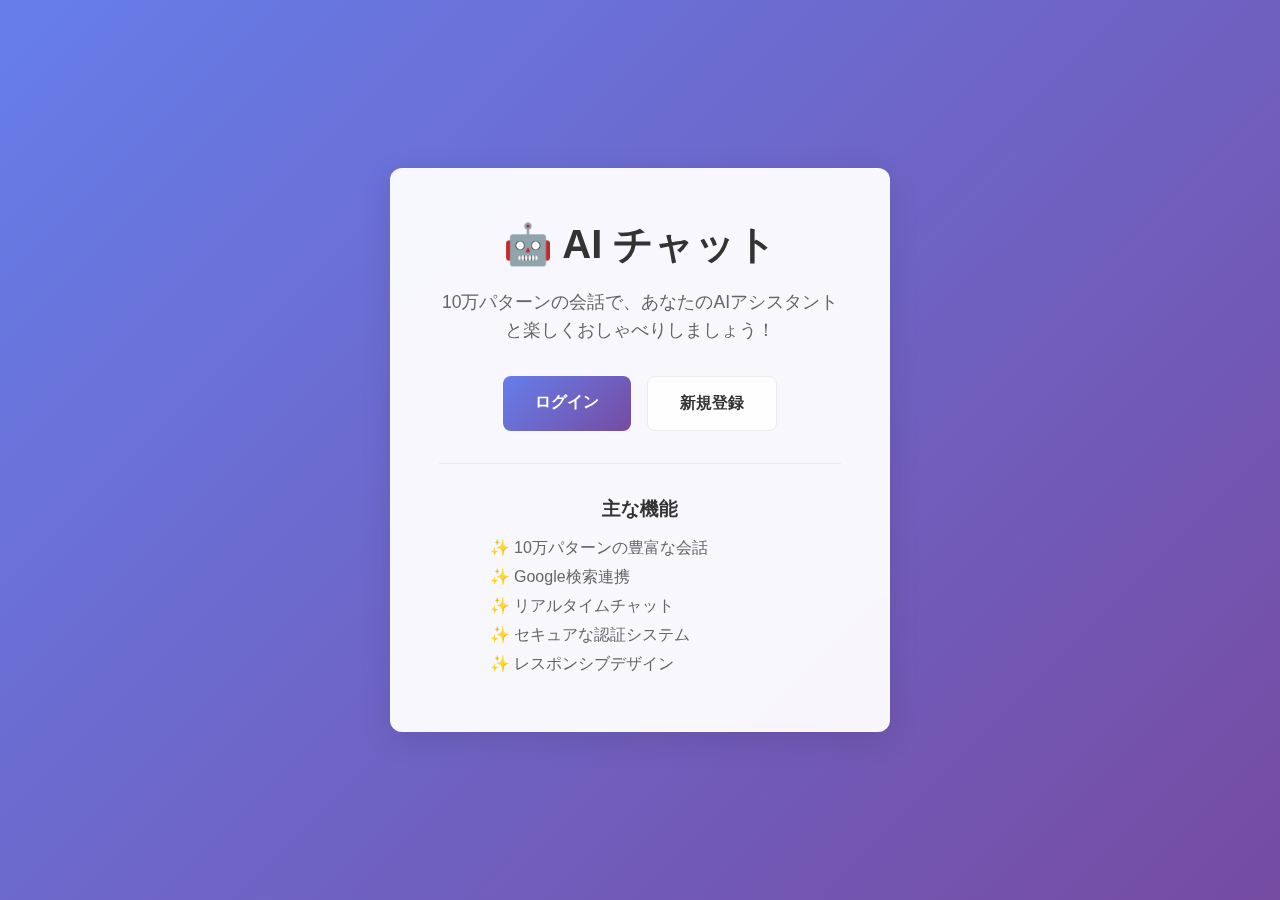
<file: index.html>
<!DOCTYPE html>
<html lang="ja">
<head>
  <meta charset="UTF-8">
  <meta name="viewport" content="width=device-width, initial-scale=1.0">
  <title>AIチャット - ホーム</title>
  <style>
    * {
      margin: 0;
      padding: 0;
      box-sizing: border-box;
    }

    body {
      font-family: -apple-system, BlinkMacSystemFont, 'Segoe UI', Roboto, sans-serif;
      background: linear-gradient(135deg, #667eea 0%, #764ba2 100%);
      min-height: 100vh;
      display: flex;
      align-items: center;
      justify-content: center;
    }

    .welcome-container {
      background: rgba(255, 255, 255, 0.95);
      backdrop-filter: blur(10px);
      padding: 3rem;
      border-radius: 12px;
      box-shadow: 0 8px 32px rgba(0, 0, 0, 0.1);
      border: 1px solid rgba(255, 255, 255, 0.2);
      text-align: center;
      max-width: 500px;
      margin: 1rem;
    }

    .header {
      margin-bottom: 2rem;
    }

    .header h1 {
      color: #333;
      font-size: 2.5rem;
      font-weight: 600;
      margin-bottom: 1rem;
    }

    .header p {
      color: #666;
      font-size: 1.1rem;
      line-height: 1.6;
    }

    .buttons {
      display: flex;
      gap: 1rem;
      justify-content: center;
      flex-wrap: wrap;
    }

    .btn {
      padding: 1rem 2rem;
      border: none;
      border-radius: 8px;
      font-size: 1rem;
      font-weight: 600;
      cursor: pointer;
      text-decoration: none;
      display: inline-block;
      transition: transform 0.2s ease, box-shadow 0.2s ease;
    }

    .btn-primary {
      background: linear-gradient(135deg, #667eea, #764ba2);
      color: white;
    }

    .btn-secondary {
      background: rgba(255, 255, 255, 0.9);
      color: #333;
      border: 1px solid #e9ecef;
    }

    .btn:hover {
      transform: translateY(-2px);
      box-shadow: 0 4px 12px rgba(0, 0, 0, 0.15);
    }

    .features {
      margin-top: 2rem;
      padding-top: 2rem;
      border-top: 1px solid #e9ecef;
    }

    .features h3 {
      color: #333;
      margin-bottom: 1rem;
    }

    .feature-list {
      list-style: none;
      text-align: left;
      max-width: 300px;
      margin: 0 auto;
    }

    .feature-list li {
      color: #666;
      margin-bottom: 0.5rem;
      padding-left: 1.5rem;
      position: relative;
    }

    .feature-list li:before {
      content: "✨";
      position: absolute;
      left: 0;
    }

    @media (max-width: 768px) {
      .welcome-container {
        padding: 2rem;
        margin: 1rem;
      }
      
      .buttons {
        flex-direction: column;
      }
      
      .btn {
        width: 100%;
      }
    }
  </style>
</head>
<body>
  <div class="welcome-container">
    <div class="header">
      <h1>🤖 AI チャット</h1>
      <p>10万パターンの会話で、あなたのAIアシスタントと楽しくおしゃべりしましょう！</p>
    </div>

    <div class="buttons">
      <a href="login.html" class="btn btn-primary">ログイン</a>
      <a href="register.html" class="btn btn-secondary">新規登録</a>
    </div>

    <div class="features">
      <h3>主な機能</h3>
      <ul class="feature-list">
        <li>10万パターンの豊富な会話</li>
        <li>Google検索連携</li>
        <li>リアルタイムチャット</li>
        <li>セキュアな認証システム</li>
        <li>レスポンシブデザイン</li>
      </ul>
    </div>
  </div>

  <script>
    // ログイン済みの場合はチャットページにリダイレクト
    if (localStorage.getItem('is_logged_in') === 'true') {
      window.location.href = 'conversation.html';
    }
  </script>
</body>
</html>
</file>
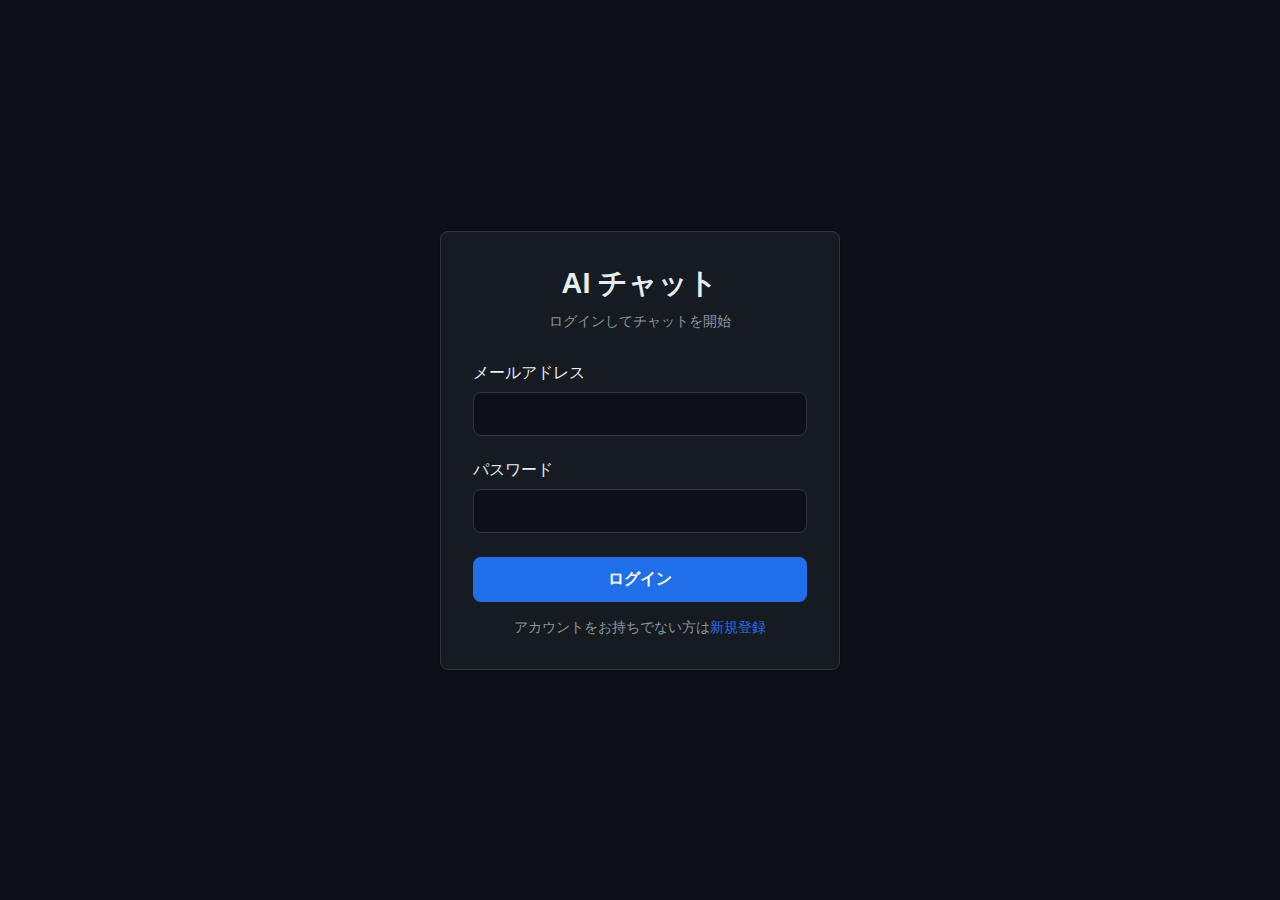
<file: conversation.html>
<!DOCTYPE html>
<html lang="ja">
<head>
  <meta charset="UTF-8">
  <meta name="viewport" content="width=device-width, initial-scale=1.0">
  <title>AIチャット</title>
  <style>
    * {
      margin: 0;
      padding: 0;
      box-sizing: border-box;
    }

    body {
      font-family: -apple-system, BlinkMacSystemFont, 'Segoe UI', Roboto, sans-serif;
      background: #0d1117;
      height: 100vh;
      margin: 0;
      padding: 0;
      display: flex;
      flex-direction: column;
      color: #e6edf3;
      overflow: hidden;
    }

    .header {
      background: #161b22;
      padding: 1rem 2rem;
      text-align: center;
      border-bottom: 1px solid #30363d;
      box-shadow: 0 1px 3px rgba(0, 0, 0, 0.3);
      position: sticky;
      top: 0;
      z-index: 100;
    }

    .header h1 {
      color: #e6edf3;
      font-size: 1.5rem;
      font-weight: 600;
      margin-bottom: 0.5rem;
    }

    .user-info {
      display: flex;
      align-items: center;
      justify-content: center;
      gap: 1rem;
      margin-top: 0.5rem;
    }

    .city-selector {
      display: flex;
      align-items: center;
      gap: 0.5rem;
    }

    .city-selector label {
      color: #e6edf3;
      font-size: 0.9rem;
      font-weight: 500;
    }

    .city-select {
      background: #0d1117;
      color: #e6edf3;
      border: 1px solid #30363d;
      border-radius: 4px;
      padding: 0.25rem 0.5rem;
      font-size: 0.9rem;
      cursor: pointer;
      transition: border-color 0.2s ease;
    }

    .city-select:focus {
      outline: none;
      border-color: #1f6feb;
    }

    .city-select option {
      background: #0d1117;
      color: #e6edf3;
    }

    .user-info span {
      color: #8b949e;
      font-size: 0.9rem;
    }

    .logout-btn {
      background: #21262d;
      color: #e6edf3;
      border: 1px solid #30363d;
      padding: 0.5rem 1rem;
      border-radius: 6px;
      font-size: 0.8rem;
      cursor: pointer;
      transition: all 0.2s ease;
    }

    .logout-btn:hover {
      background: #30363d;
      border-color: #484f58;
    }

    .chat-container {
      flex: 1;
      width: 100%;
      padding: 0;
      display: flex;
      flex-direction: column;
      height: calc(100vh - 80px); /* ヘッダーの高さを引く */
    }

    #chat {
      flex: 1;
      background: #0d1117;
      border-radius: 0;
      padding: 1rem;
      margin-bottom: 0;
      overflow-y: auto;
      border: none;
      border-bottom: 1px solid #30363d;
      min-height: auto;
      max-height: none;
      height: 100%;
      display: flex;
      flex-direction: column;
    }

    .msg {
      margin: 0.75rem 0;
      padding: 0.75rem 1rem;
      border-radius: 18px;
      max-width: 80%;
      word-wrap: break-word;
      animation: fadeIn 0.3s ease-in;
      line-height: 1.6;
      display: inline-block;
      width: fit-content;
      min-width: 60px;
    }

    .user {
      background: #6e7681;
      color: #ffffff;
      margin-left: auto;
      text-align: right;
      border-radius: 18px 18px 4px 18px;
      align-self: flex-end;
    }

    .ai {
      background: #21262d;
      color: #e6edf3;
      border: 1px solid #30363d;
      border-radius: 18px 18px 18px 4px;
      align-self: flex-start;
    }

    .search-result {
      background: #0c2d6b;
      border-left: 4px solid #1f6feb;
      padding: 0.75rem 1rem;
      margin: 0.75rem 0;
      border-radius: 8px;
      font-size: 0.9rem;
      color: #e6edf3;
      align-self: flex-start;
      width: fit-content;
      max-width: 80%;
    }

    .input-container {
      display: flex;
      gap: 0.5rem;
      background: #161b22;
      padding: 1rem 2rem;
      border-radius: 0;
      border: none;
      border-top: 1px solid #30363d;
      box-shadow: 0 -1px 3px rgba(0, 0, 0, 0.3);
      position: sticky;
      bottom: 0;
    }

    #input {
      flex: 1;
      padding: 0.75rem 1rem;
      border: 1px solid #30363d;
      border-radius: 8px;
      font-size: 1rem;
      outline: none;
      transition: border-color 0.2s ease;
      background: #0d1117;
      color: #e6edf3;
    }

    #input:focus {
      border-color: #1f6feb;
      box-shadow: 0 0 0 2px rgba(31, 111, 235, 0.2);
    }

    #input::placeholder {
      color: #8b949e;
    }

    #send {
      padding: 0.75rem 1.5rem;
      background: #1f6feb;
      color: white;
      border: none;
      border-radius: 8px;
      font-size: 1rem;
      font-weight: 500;
      cursor: pointer;
      transition: all 0.2s ease;
    }

    #send:hover {
      background: #388bfd;
      transform: translateY(-1px);
    }

    #send:active {
      transform: translateY(0);
      background: #1f6feb;
    }

    .loading {
      display: inline-block;
      width: 20px;
      height: 20px;
      border: 3px solid #30363d;
      border-top: 3px solid #1f6feb;
      border-radius: 50%;
      animation: spin 1s linear infinite;
    }

    @keyframes spin {
      0% { transform: rotate(0deg); }
      100% { transform: rotate(360deg); }
    }

    @keyframes fadeIn {
      from { opacity: 0; transform: translateY(10px); }
      to { opacity: 1; transform: translateY(0); }
    }

    .typing-indicator {
      display: flex;
      gap: 4px;
      padding: 0.75rem 1rem;
      background: #21262d;
      border-radius: 18px 18px 18px 4px;
      margin: 0.75rem 0;
      max-width: 80%;
      border: 1px solid #30363d;
      align-self: flex-start;
      width: fit-content;
    }

    .typing-dot {
      width: 8px;
      height: 8px;
      background: #8b949e;
      border-radius: 50%;
      animation: typing 1.4s infinite ease-in-out;
    }

    .typing-dot:nth-child(2) { animation-delay: 0.2s; }
    .typing-dot:nth-child(3) { animation-delay: 0.4s; }

    @keyframes typing {
      0%, 60%, 100% { transform: translateY(0); }
      30% { transform: translateY(-10px); }
    }

    @media (max-width: 768px) {
      .chat-container { 
        padding: 0; 
        height: calc(100vh - 70px);
      }
      .msg { max-width: 90%; }
      .input-container { 
        flex-direction: column; 
        padding: 1rem;
      }
      .header {
        padding: 1rem;
      }
      #chat { 
        height: 100%;
        padding: 0.5rem;
      }
    }

    /* スクロールバーのカスタマイズ */
    #chat::-webkit-scrollbar {
      width: 8px;
    }

    #chat::-webkit-scrollbar-track {
      background: #0d1117;
    }

    #chat::-webkit-scrollbar-thumb {
      background: #30363d;
      border-radius: 4px;
    }

    #chat::-webkit-scrollbar-thumb:hover {
      background: #484f58;
    }
  </style>
</head>
<body>
  <div class="header">
            <h1 id="ai-title"> 無料AI学習チャット</h1>
    <div class="user-info">
      <div class="city-selector">
        <label for="city-select">都市:</label>
        <select id="city-select" class="city-select" style="background: #333; color: white; border: 1px solid #555; padding: 5px; border-radius: 4px;">
          <option value="Tokyo">東京</option>
          <option value="Osaka">大阪</option>
        </select>
      </div>
      <button onclick="showLearningSettings()" class="learning-btn" style="background: #333; color: white; border: none; padding: 8px 15px; border-radius: 5px; margin-right: 10px; cursor: pointer;">🧠 学習設定</button>
      <button onclick="showSystemStatus()" class="system-btn" style="background: #555; color: white; border: none; padding: 8px 15px; border-radius: 5px; margin-right: 10px; cursor: pointer;">🔧 システム状態</button>
      <span id="user-name">ユーザー</span>
      <button id="logout-btn" class="logout-btn">ログアウト</button>
    </div>
  </div>

  <div class="chat-container">
    <div id="chat">
      <div class="msg ai">
         こんにちは！何かお手伝いできることはありますか？<br>
        「〇〇について調べて」や「〇〇を検索して」と言えば、Google検索を開きます。<br>
        また、AIの名前変更やユーザーの呼び方変更も可能です！<br>
        例：「あなたはAIアシスタントです」「私をユーザーと呼んで」<br><br>
        <strong> 無料AI学習システム搭載：</strong><br>
        • 高度な感情分析と文脈理解<br>
        • 100,000パターンの会話データベース<br>
        • 学習機能による継続的な改善<br>
        • 検索機能とリアルタイム情報提供<br>
        • 気温・天気情報の取得<br>
        • 都市選択機能（東京・大阪）<br>
        • ユーザー命令の学習機能<br>
        • 完全無料の高度AI学習システム
      </div>
    </div>

    <div class="input-container">
      <input id="input" placeholder="メッセージを入力してください..." />
      <button id="send" style="background: #333; color: white; border: none; padding: 10px 20px; border-radius: 5px; cursor: pointer;">送信</button>
    </div>
  </div>

  <script>
    // 認証チェック
    function checkAuth() {
      if (localStorage.getItem('is_logged_in') !== 'true') {
        window.location.href = 'login.html';
        return false;
      }
      return true;
    }

    // ページ読み込み時の認証チェック
    if (!checkAuth()) {
      // 認証チェックに失敗した場合は処理を停止
      throw new Error('認証が必要です');
    }

    // ユーザー情報を取得して表示
    async function loadUserInfo() {
      try {
        const response = await fetch('get_user_info.php');
        const data = await response.json();
        
        if (data.success) {
          const fullName = data.data.full_name;
          document.getElementById('user-name').textContent = `ようこそ、${fullName}さん`;
          
          // ローカルストレージも更新
          localStorage.setItem('user_name', fullName);
          localStorage.setItem('user_id', data.data.id);
        } else {
          // エラーの場合はローカルストレージから取得
          const userName = localStorage.getItem('user_name') || 'ユーザー';
          document.getElementById('user-name').textContent = `ようこそ、${userName}さん`;
        }
      } catch (error) {
        console.error('ユーザー情報取得エラー:', error);
        // エラーの場合はローカルストレージから取得
        const userName = localStorage.getItem('user_name') || 'ユーザー';
        document.getElementById('user-name').textContent = `ようこそ、${userName}さん`;
      }
    }

    // ページ読み込み時にユーザー情報を取得
    loadUserInfo();

    const chat = document.getElementById("chat");
    const input = document.getElementById("input");
    const send = document.getElementById("send");

    // 10万パターンの会話組み合わせを作成
    const conversationPatterns = generateConversationPatterns();
    
    // 会話履歴を保存
    let conversationHistory = [];
    
    // 高度なコンテキスト管理システム
    class AdvancedContextManager {
      constructor() {
        this.contexts = new Map(); // ユーザーごとのコンテキスト
        this.globalContext = {
          currentTopic: '',
          userMood: 'neutral',
          conversationLength: 0,
          lastUserMessage: '',
          interests: [],
          timeOfDay: '',
          season: '',
          lastResponseType: '',
          // 新しい高度コンテキストフィールド
          topicHistory: [],
          moodTrend: [],
          conversationFlow: [],
          userPreferences: {},
          emotionalState: {},
          attentionLevel: 'normal',
          responseQuality: []
        };
      }
      
      getContext(userId = 'default') {
        if (!this.contexts.has(userId)) {
          this.contexts.set(userId, this.createNewContext());
        }
        return this.contexts.get(userId);
      }
      
      createNewContext() {
        return {
          currentTopic: '',
          userMood: 'neutral',
          conversationLength: 0,
          lastUserMessage: '',
          interests: [],
          timeOfDay: this.getTimeOfDay(),
          season: this.getCurrentSeason(),
          lastResponseType: '',
          topicHistory: [],
          moodTrend: [],
          conversationFlow: [],
          userPreferences: {},
          emotionalState: {},
          attentionLevel: 'normal',
          responseQuality: [],
          // 高度な分析結果
          semanticContext: {},
          discourseMarkers: [],
          turnTaking: [],
          topicShifts: [],
          emotionalContinuity: []
        };
      }
      
      updateContext(userId, message, analysis, response) {
        const context = this.getContext(userId);
        
        // 基本情報の更新
        context.lastUserMessage = message;
        context.conversationLength++;
        context.lastResponseType = this.classifyResponseType(response);
        
        // トピックの追跡
        this.updateTopicContext(context, analysis);
        
        // 感情の追跡
        this.updateEmotionalContext(context, analysis);
        
        // 会話の流れの分析
        this.updateConversationFlow(context, message, response);
        
        // 注意レベルの推定
        context.attentionLevel = this.estimateAttentionLevel(context);
        
        // コンテキストの保存
        this.contexts.set(userId, context);
      }
      
      updateTopicContext(context, analysis) {
        if (analysis.topic && analysis.topic !== context.currentTopic) {
          // トピックの変更を記録
          if (context.currentTopic) {
            context.topicShifts.push({
              from: context.currentTopic,
              to: analysis.topic,
              timestamp: new Date().toISOString()
            });
          }
          
          context.currentTopic = analysis.topic;
          context.topicHistory.push({
            topic: analysis.topic,
            timestamp: new Date().toISOString(),
            confidence: analysis.confidence || 0
          });
          
          // トピック履歴を最新20件に制限
          if (context.topicHistory.length > 20) {
            context.topicHistory = context.topicHistory.slice(-20);
          }
        }
      }
      
      updateEmotionalContext(context, analysis) {
        if (analysis.emotions) {
          context.emotionalState = analysis.emotions;
          context.moodTrend.push({
            emotions: analysis.emotions,
            sentiment: analysis.sentiment,
            intensity: analysis.emotionLevel,
            timestamp: new Date().toISOString()
          });
          
          // 感情トレンドを最新50件に制限
          if (context.moodTrend.length > 50) {
            context.moodTrend = context.moodTrend.slice(-50);
          }
          
          // 感情の連続性を分析
          this.analyzeEmotionalContinuity(context);
        }
      }
      
      updateConversationFlow(context, message, response) {
        context.conversationFlow.push({
          userMessage: message,
          aiResponse: response,
          timestamp: new Date().toISOString(),
          turnType: this.classifyTurnType(message, response)
        });
        
        // 会話フローを最新100件に制限
        if (context.conversationFlow.length > 100) {
          context.conversationFlow = context.conversationFlow.slice(-100);
        }
      }
      
      classifyResponseType(response) {
        if (response.includes('検索')) return 'search';
        if (response.includes('時間') || response.includes('天気')) return 'information';
        if (response.includes('ありがとう') || response.includes('どういたしまして')) return 'gratitude';
        if (response.includes('？') || response.includes('教えて')) return 'question';
        return 'conversation';
      }
      
      classifyTurnType(message, response) {
        const messageType = this.getMessageType(message);
        const responseType = this.getMessageType(response);
        
        if (messageType === 'question' && responseType === 'answer') return 'qa';
        if (messageType === 'statement' && responseType === 'acknowledgment') return 'ack';
        if (messageType === 'greeting' && responseType === 'greeting') return 'greeting';
        return 'conversation';
      }
      
      getMessageType(text) {
        if (text.includes('？') || text.includes('?')) return 'question';
        if (text.includes('こんにちは') || text.includes('おはよう')) return 'greeting';
        if (text.includes('ありがとう')) return 'gratitude';
        if (text.includes('。') || text.includes('！')) return 'statement';
        return 'conversation';
      }
      
      analyzeEmotionalContinuity(context) {
        if (context.moodTrend.length < 2) return;
        
        const recentMoods = context.moodTrend.slice(-5);
        const emotionalContinuity = {
          stability: this.calculateEmotionalStability(recentMoods),
          trend: this.calculateEmotionalTrend(recentMoods),
          volatility: this.calculateEmotionalVolatility(recentMoods)
        };
        
        context.emotionalContinuity.push({
          ...emotionalContinuity,
          timestamp: new Date().toISOString()
        });
      }
      
      calculateEmotionalStability(moods) {
        if (moods.length < 2) return 1;
        
        const intensityChanges = [];
        for (let i = 1; i < moods.length; i++) {
          const change = Math.abs(moods[i].intensity - moods[i-1].intensity);
          intensityChanges.push(change);
        }
        
        const averageChange = intensityChanges.reduce((sum, change) => sum + change, 0) / intensityChanges.length;
        return Math.max(0, 1 - averageChange / 10);
      }
      
      calculateEmotionalTrend(moods) {
        if (moods.length < 2) return 'stable';
        
        const firstMood = moods[0].intensity;
        const lastMood = moods[moods.length - 1].intensity;
        const change = lastMood - firstMood;
        
        if (change > 1) return 'improving';
        if (change < -1) return 'declining';
        return 'stable';
      }
      
      calculateEmotionalVolatility(moods) {
        if (moods.length < 2) return 0;
        
        const intensities = moods.map(mood => mood.intensity);
        const mean = intensities.reduce((sum, intensity) => sum + intensity, 0) / intensities.length;
        const variance = intensities.reduce((sum, intensity) => sum + Math.pow(intensity - mean, 2), 0) / intensities.length;
        
        return Math.sqrt(variance);
      }
      
      estimateAttentionLevel(context) {
        const recentFlow = context.conversationFlow.slice(-10);
        const messageLengths = recentFlow.map(flow => flow.userMessage.length);
        const averageLength = messageLengths.reduce((sum, length) => sum + length, 0) / messageLengths.length;
        
        // メッセージの長さと感情の強度から注意レベルを推定
        if (averageLength > 50 && context.emotionalState.joy > 5) return 'high';
        if (averageLength < 10 && context.emotionalState.confusion > 5) return 'low';
        return 'normal';
      }
      
      getTimeOfDay() {
        const hour = new Date().getHours();
        if (hour >= 5 && hour < 12) return 'morning';
        if (hour >= 12 && hour < 17) return 'afternoon';
        if (hour >= 17 && hour < 21) return 'evening';
        return 'night';
      }
      
      getCurrentSeason() {
        const month = new Date().getMonth() + 1;
        if (month >= 3 && month <= 5) return 'spring';
        if (month >= 6 && month <= 8) return 'summer';
        if (month >= 9 && month <= 11) return 'autumn';
        return 'winter';
      }
      
      getContextSummary(userId = 'default') {
        const context = this.getContext(userId);
        return {
          currentTopic: context.currentTopic,
          userMood: context.userMood,
          conversationLength: context.conversationLength,
          attentionLevel: context.attentionLevel,
          emotionalTrend: context.emotionalContinuity.length > 0 ? 
            context.emotionalContinuity[context.emotionalContinuity.length - 1] : null,
          recentTopics: context.topicHistory.slice(-5),
          moodStability: context.emotionalContinuity.length > 0 ? 
            context.emotionalContinuity[context.emotionalContinuity.length - 1].stability : 1
        };
      }
    }
    
    // 高度なコンテキストマネージャーのインスタンス化
    const advancedContextManager = new AdvancedContextManager();
    
    // 従来のコンテキスト管理（後方互換性のため）
    let conversationContext = {
      currentTopic: '',
      userMood: 'neutral',
      conversationLength: 0,
      lastUserMessage: '',
      interests: [],
      timeOfDay: '',
      season: '',
      lastResponseType: ''
    };
    
    // ユーザー学習データ管理
    let userPreferences = {
      aiName: 'AIアシスタント', // AIの名前
      userName: '', // ユーザーの呼び方
      customCommands: {}, // カスタムコマンド
      personality: 'friendly', // AIの性格
      language: 'ja', // 使用言語
      responseStyle: 'normal', // 応答スタイル
      selectedCity: 'Tokyo', // 選択された都市（デフォルト: 東京）
      // 新しい学習機能

      learningMode: true,
      learningStyle: 'adaptive', // adaptive, pattern, contextual
      responseComplexity: 'medium', // simple, medium, complex
      autoLearn: true
    };
    
    // ローカルストレージから学習データを読み込み
    function loadUserPreferences() {
      try {
        const saved = localStorage.getItem('userPreferences');
        if (saved) {
          const parsed = JSON.parse(saved);
          userPreferences = { ...userPreferences, ...parsed };
          console.log('ユーザー設定を読み込みました:', userPreferences);
        }
      } catch (error) {
        console.error('ユーザー設定の読み込みエラー:', error);
      }
    }
    
    // ローカルストレージに学習データを保存
    function saveUserPreferences() {
      try {
        localStorage.setItem('userPreferences', JSON.stringify(userPreferences));
        console.log('ユーザー設定を保存しました:', userPreferences);
      } catch (error) {
        console.error('ユーザー設定の保存エラー:', error);
      }
    }
    
    // 都市データ
    const cityData = {
      'Tokyo': {
        name: '東京',
        latitude: 35.6762,
        longitude: 139.6503,
        timezone: 'Asia/Tokyo'
      },
      'Osaka': {
        name: '大阪',
        latitude: 34.6937,
        longitude: 135.5023,
        timezone: 'Asia/Tokyo'
      }
    };

    // ページ読み込み時にユーザー設定を読み込み
    loadUserPreferences();
    
    // AIのタイトルを更新
    updateAITitle();
    
    // 都市選択の初期化
    initializeCitySelector();
    
    // デバッグ用：コンテキスト情報を表示
    console.log('無料AI学習システムが起動しました！');
    console.log('コンテキスト管理:', conversationContext);
    
    // エラーハンドリングのテスト
    window.addEventListener('error', function(e) {
      console.error('グローバルエラー:', e.error);
    });
    
    window.addEventListener('unhandledrejection', function(e) {
      console.error('未処理のPromise拒否:', e.reason);
    });

    // 高度な感情分析とトピック抽出
    function analyzeUserMessage(message) {
      const analysis = {
        sentiment: 'neutral', // positive, negative, neutral
        topic: '',
        intent: '',
        urgency: 'low',
        formality: 'casual',
        keywords: [],
        emotionLevel: 0, // -5 to +5
        questionType: '', // specific, general, rhetorical
        contextClues: [],
        personalInfo: false, // 個人的な情報を含むか
        // 新しい高度分析フィールド
        emotions: {}, // 詳細な感情分析
        confidence: 0, // 分析の信頼度
        complexity: 'simple', // 文の複雑さ
        politeness: 'neutral', // 丁寧さレベル
        sarcasm: false, // 皮肉の検出
        emphasis: [] // 強調表現
      };
      
      // 高度な感情分析システム
      const emotionAnalyzer = new AdvancedEmotionAnalyzer();
      const emotionResult = emotionAnalyzer.analyze(message);
      
      // 感情分析結果を統合
      analysis.emotions = emotionResult.emotions;
      analysis.sentiment = emotionResult.primarySentiment;
      analysis.emotionLevel = emotionResult.intensity;
      analysis.confidence = emotionResult.confidence;
      
      // 従来の感情分析（フォールバック）
      const positiveWords = {
        strong: ['最高', '素晴らしい', '感動', '興奮', '愛してる', '大好き', '完璧', '驚き'],
        medium: ['嬉しい', '楽しい', '良い', '好き', '感謝', 'ありがとう', '幸せ', '期待', '希望', '満足'],
        mild: ['いい', 'よい', 'まあまあ', 'そこそこ', 'なんとか', 'おかげで']
      };
      
      const negativeWords = {
        strong: ['最悪', '絶望', '怒り', '憎い', '許せない', '苦しい', 'むかつく', '腹立つ'],
        medium: ['悲しい', '困った', '大変', '辛い', '嫌い', '怖い', '不安', '心配', 'イライラ', '落ち込み'],
        mild: ['微妙', 'ちょっと', '少し困る', 'やや不安', '軽く心配']
      };
      
      // 感情レベルの計算
      Object.entries(positiveWords).forEach(([level, words]) => {
        words.forEach(word => {
          if (message.includes(word)) {
            analysis.sentiment = 'positive';
            analysis.keywords.push(word);
            switch(level) {
              case 'strong': analysis.emotionLevel += 3; break;
              case 'medium': analysis.emotionLevel += 2; break;
              case 'mild': analysis.emotionLevel += 1; break;
            }
          }
        });
      });
      
      Object.entries(negativeWords).forEach(([level, words]) => {
        words.forEach(word => {
          if (message.includes(word)) {
            analysis.sentiment = 'negative';
            analysis.keywords.push(word);
            switch(level) {
              case 'strong': analysis.emotionLevel -= 3; break;
              case 'medium': analysis.emotionLevel -= 2; break;
              case 'mild': analysis.emotionLevel -= 1; break;
            }
          }
        });
      });
      
      // 感情レベルの正規化
      analysis.emotionLevel = Math.max(-5, Math.min(5, analysis.emotionLevel));
      
      // 拡張されたトピック分析
      const topics = {
        'work': ['仕事', '会社', 'オフィス', '会議', 'プロジェクト', '上司', '同僚', '残業', '転職', 'キャリア', '職場', '部署', '営業', '開発', '企画'],
        'hobby': ['趣味', '映画', '音楽', 'スポーツ', 'ゲーム', '読書', '料理', '旅行', '写真', 'アート', '釣り', 'ドライブ', 'ショッピング', 'カラオケ'],
        'family': ['家族', '子供', '親', '兄弟', '姉妹', '夫', '妻', '結婚', '育児', '家事', '両親', '祖父母', '孫', '息子', '娘'],
        'health': ['健康', '病気', '病院', '薬', '運動', 'ダイエット', '睡眠', 'ストレス', '疲労', '体調', '風邪', '頭痛', '腰痛', 'ジム'],
        'technology': ['パソコン', 'スマホ', 'アプリ', 'インターネット', 'AI', 'プログラミング', 'ゲーム', 'SNS', 'ソフト', 'ハード', 'クラウド'],
        'food': ['食べ物', '料理', 'レストラン', 'カフェ', 'お酒', '甘いもの', '和食', '洋食', '中華', 'ランチ', '夕食', '朝食', 'おやつ', 'デザート'],
        'weather': ['天気', '雨', '雪', '晴れ', '曇り', '暑い', '寒い', '春', '夏', '秋', '冬', '気温', '湿度', '台風', '梅雨'],
        'study': ['勉強', '学校', '大学', '試験', '宿題', '授業', '講義', '受験', '資格', '学習', 'テスト', '成績'],
        'relationship': ['友達', '恋人', '彼氏', '彼女', 'デート', '恋愛', '友情', '人間関係', '付き合い', '出会い'],
        'shopping': ['買い物', '服', '靴', 'バッグ', '化粧品', '家電', '家具', 'プレゼント', 'ギフト', 'セール'],
        'entertainment': ['テレビ', 'YouTube', 'Netflix', 'アニメ', 'ドラマ', 'バラエティ', 'ニュース', 'コンサート', 'ライブ'],
        'daily': ['日常', '毎日', '普段', '朝', '昼', '夜', '今日', '明日', '昨日', '週末', '平日']
      };
      
      Object.entries(topics).forEach(([key, words]) => {
        words.forEach(word => {
          if (message.includes(word)) {
            analysis.topic = key;
            analysis.keywords.push(word);
          }
        });
      });
      
      // 高度な意図分析
      // 質問の種類を詳細に分析
      if (message.includes('?') || message.includes('？')) {
        analysis.intent = 'question';
        if (message.includes('どう思う') || message.includes('どう感じる')) {
          analysis.questionType = 'opinion';
        } else if (message.includes('何') || message.includes('いつ') || message.includes('どこ') || message.includes('誰')) {
          analysis.questionType = 'specific';
        } else {
          analysis.questionType = 'general';
        }
      } else if (message.includes('教えて') || message.includes('どうして') || message.includes('なぜ') || message.includes('理由') || message.includes('原因')) {
        analysis.intent = 'question';
        analysis.questionType = 'explanation';
      } else if (message.includes('お願い') || message.includes('頼む') || message.includes('手伝って') || message.includes('助けて') || message.includes('やって') || message.includes('作成して') || message.includes('調べて')) {
        analysis.intent = 'request';
        if (message.includes('急いで') || message.includes('すぐに') || message.includes('至急')) {
          analysis.urgency = 'high';
        }
      } else if (message.includes('ありがとう') || message.includes('感謝') || message.includes('サンキュー') || message.includes('thanks') || message.includes('助かった')) {
        analysis.intent = 'gratitude';
      } else if (message.includes('こんにちは') || message.includes('おはよう') || message.includes('こんばんは') || message.includes('はじめまして') || message.includes('お疲れ')) {
        analysis.intent = 'greeting';
      } else if (message.includes('さようなら') || message.includes('バイバイ') || message.includes('またね') || message.includes('お疲れ様') || message.includes('失礼します')) {
        analysis.intent = 'farewell';
      } else if (message.includes('相談') || message.includes('悩み') || message.includes('困ってる') || message.includes('アドバイス')) {
        analysis.intent = 'consultation';
      } else if (message.includes('報告') || message.includes('知らせ') || message.includes('伝える') || message.includes('連絡')) {
        analysis.intent = 'information';
      }
      
      // 個人情報の検出
      if (message.includes('私は') || message.includes('僕は') || message.includes('俺は') || message.includes('自分は')) {
        analysis.personalInfo = true;
      }
      
      // 敬語の検出
      if (message.includes('です') || message.includes('ます') || message.includes('ございます') || message.includes('いたします')) {
        analysis.formality = 'formal';
      } else if (message.includes('だ') || message.includes('である') || message.includes('だよ') || message.includes('だね')) {
        analysis.formality = 'casual';
      }
      
      // 文脈手がかりの抽出
      if (message.includes('でも') || message.includes('しかし') || message.includes('ただ')) {
        analysis.contextClues.push('contrast');
      }
      if (message.includes('それで') || message.includes('だから') || message.includes('なので')) {
        analysis.contextClues.push('consequence');
      }
      if (message.includes('例えば') || message.includes('たとえば') || message.includes('具体的に')) {
        analysis.contextClues.push('example');
      }
      
      return analysis;
    }
    
    // ユーザー命令の学習・処理
    function processUserCommand(message) {
      const command = message.toLowerCase().trim();
      
      // AIの名前変更
      if (command.includes('名前') && (command.includes('呼んで') || command.includes('呼び方') || command.includes('名前を'))) {
        const nameMatch = message.match(/[「『]([^」』]+)[」』]/);
        if (nameMatch) {
          const newName = nameMatch[1];
          userPreferences.aiName = newName;
          saveUserPreferences();
          updateAITitle();
          return `ありがとうございます！これからは「${newName}」と呼ばせていただきます。`;
        } else {
          return 'AIの名前を変更したい場合は、「〇〇と呼んで」のように「」で囲んで教えてください。';
        }
      }
      
      // AIの名前を直接指定（新しい機能）
      if (message.includes('あなたは') && (message.includes('です') || message.includes('だ') || message.includes('だよ'))) {
        const nameMatch = message.match(/あなたは[「『]?([^」』\s]+)[」』]?です?/);
        if (nameMatch) {
          const newName = nameMatch[1];
          userPreferences.aiName = newName;
          saveUserPreferences();
          updateAITitle();
          return `ありがとうございます！これからは「${newName}」として活動させていただきます。`;
        }
      }
      
      // AIの名前を英語で指定
      if (message.includes('you are') || message.includes('you\'re')) {
        const nameMatch = message.match(/you\s+(?:are|re)\s+[「『]?([^」』\s]+)[」』]?/i);
        if (nameMatch) {
          const newName = nameMatch[1];
          userPreferences.aiName = newName;
          saveUserPreferences();
          updateAITitle();
          return `Thank you! From now on, I will be "${newName}".`;
        }
      }
      
      // ユーザーの呼び方変更
      if (command.includes('私') && (command.includes('呼んで') || command.includes('呼び方') || command.includes('名前を'))) {
        const nameMatch = message.match(/[「『]([^」』]+)[」』]/);
        if (nameMatch) {
          const newUserName = nameMatch[1];
          userPreferences.userName = newUserName;
          saveUserPreferences();
          return `ありがとうございます！これからは「${newUserName}」さんと呼びますね。`;
        } else {
          return 'ユーザーの呼び方を変更したい場合は、「私を〇〇と呼んで」のように「」で囲んで教えてください。';
        }
      }
      
      // ユーザー名を直接指定（新しい機能）
      if (message.includes('私の名前は') || message.includes('僕の名前は') || message.includes('俺の名前は')) {
        const nameMatch = message.match(/(?:私|僕|俺)の名前は[「『]?([^」』\s]+)[」』]?/);
        if (nameMatch) {
          const newUserName = nameMatch[1];
          userPreferences.userName = newUserName;
          saveUserPreferences();
          return `ありがとうございます！これからは「${newUserName}」さんと呼びますね。`;
        }
      }
      
      // 英語でのユーザー名指定
      if (message.includes('call me') || message.includes('my name is')) {
        let nameMatch;
        if (message.includes('call me')) {
          nameMatch = message.match(/call\s+me\s+[「『]?([^」』\s]+)[」』]?/i);
        } else if (message.includes('my name is')) {
          nameMatch = message.match(/my\s+name\s+is\s+[「『]?([^」』\s]+)[」』]?/i);
        }
        
        if (nameMatch) {
          const newUserName = nameMatch[1];
          userPreferences.userName = newUserName;
          saveUserPreferences();
          return `Thank you! From now on, I will call you "${newUserName}".`;
        }
      }
      
      // AIの性格変更
      if (command.includes('性格') && (command.includes('変えて') || command.includes('変更') || command.includes('設定'))) {
        if (command.includes('親しみやすい') || command.includes('フレンドリー')) {
          userPreferences.personality = 'friendly';
          saveUserPreferences();
          return '性格を親しみやすいフレンドリーな性格に変更しました！';
        } else if (command.includes('丁寧') || command.includes('フォーマル')) {
          userPreferences.personality = 'formal';
          saveUserPreferences();
          return '性格を丁寧でフォーマルな性格に変更しました！';
        } else if (command.includes('面白い') || command.includes('ユーモア')) {
          userPreferences.personality = 'humorous';
          saveUserPreferences();
          return '性格を面白くてユーモアのある性格に変更しました！';
        } else if (command.includes('専門的') || command.includes('プロフェッショナル')) {
          userPreferences.personality = 'professional';
          saveUserPreferences();
          return '性格を専門的でプロフェッショナルな性格に変更しました！';
        } else {
          return '利用可能な性格: 親しみやすい、丁寧、面白い、専門的。どの性格に変更しますか？';
        }
      }
      
      // 応答スタイル変更
      if (command.includes('応答') && (command.includes('変えて') || command.includes('変更') || command.includes('スタイル'))) {
        if (command.includes('簡潔') || command.includes('短く')) {
          userPreferences.responseStyle = 'concise';
          saveUserPreferences();
          return '応答スタイルを簡潔で短いスタイルに変更しました！';
        } else if (command.includes('詳しく') || command.includes('長く')) {
          userPreferences.responseStyle = 'detailed';
          saveUserPreferences();
          return '応答スタイルを詳しく長いスタイルに変更しました！';
        } else if (command.includes('絵文字') || command.includes('可愛く')) {
          userPreferences.responseStyle = 'cute';
          saveUserPreferences();
          return '応答スタイルを絵文字を使った可愛いスタイルに変更しました！';
        } else {
          return '利用可能な応答スタイル: 簡潔、詳しく、絵文字。どのスタイルに変更しますか？';
        }
      }
      
      // 言語変更
      if (command.includes('言語') && (command.includes('変えて') || command.includes('変更') || command.includes('設定'))) {
        if (command.includes('英語') || command.includes('english')) {
          userPreferences.language = 'en';
          saveUserPreferences();
          return '言語を英語に変更しました！I will respond in English from now on.';
        } else if (command.includes('日本語') || command.includes('japanese')) {
          userPreferences.language = 'ja';
          saveUserPreferences();
          return '言語を日本語に変更しました！';
        } else {
          return '利用可能な言語: 日本語、英語。どの言語に変更しますか？';
        }
      }
      
      // カスタムコマンドの学習（複数のパターンに対応）
      let commandLearned = false;
      
      // パターン1: 「覚えて」「コマンド」を含む場合
      if (command.includes('覚えて') && command.includes('コマンド')) {
        const commandMatch = message.match(/「([^」]+)」と言ったら「([^」]+)」と答えて/);
        if (commandMatch) {
          const trigger = commandMatch[1];
          const response = commandMatch[2];
          userPreferences.customCommands[trigger] = response;
          saveUserPreferences();
          commandLearned = true;
          console.log('カスタムコマンドを学習しました:', { trigger, response, allCommands: userPreferences.customCommands });
          return `覚えました！「${trigger}」と言ったら「${response}」と答えます。`;
        }
      }
      
      // パターン2: 「と言ったら」「と答えて」を含む場合
      if (!commandLearned && (message.includes('と言ったら') || message.includes('と言われたら'))) {
        const commandMatch = message.match(/「([^」]+)」?(?:と言ったら|と言われたら)「([^」]+)」?(?:と答えて|と返して|と返してください)/);
        if (commandMatch) {
          const trigger = commandMatch[1];
          const response = commandMatch[2];
          userPreferences.customCommands[trigger] = response;
          saveUserPreferences();
          commandLearned = true;
          return `覚えました！「${trigger}」と言われたら「${response}」と答えます。`;
        }
      }
      
      // パターン3: クォーテーションなしの場合
      if (!commandLearned && (message.includes('と言ったら') || message.includes('と言われたら'))) {
        const commandMatch = message.match(/([^「」]+)(?:と言ったら|と言われたら)([^「」]+)(?:と答えて|と返して|と返してください)/);
        if (commandMatch) {
          const trigger = commandMatch[1].trim();
          const response = commandMatch[2].trim();
          userPreferences.customCommands[trigger] = response;
          saveUserPreferences();
          commandLearned = true;
          return `覚えました！「${trigger}」と言われたら「${response}」と答えます。`;
        }
      }
      
      // パターン4: 英語での学習
      if (!commandLearned && (message.includes('if someone says') || message.includes('when someone says'))) {
        const commandMatch = message.match(/(?:if someone says|when someone says)\s*["']([^"']+)["']\s*(?:please reply|reply|respond)\s*["']([^"']+)["']/i);
        if (commandMatch) {
          const trigger = commandMatch[1];
          const response = commandMatch[2];
          userPreferences.customCommands[trigger] = response;
          saveUserPreferences();
          commandLearned = true;
          return `I learned! When someone says "${trigger}", I will reply "${response}".`;
        }
      }
      
      // 学習できなかった場合の案内
      if (!commandLearned && (message.includes('と言ったら') || message.includes('と言われたら') || message.includes('if someone says'))) {
        return 'カスタムコマンドを学習するには、以下のような形式で教えてください：\n' +
               '• 「〇〇と言ったら△△と答えて」\n' +
               '• 〇〇と言われたら△△と返してください\n' +
               '• If someone says "hello", please reply "hi"\n' +
               '• 「気温教えて」と言われたら気温情報を表示する';
      }
      
      // カスタムコマンドの実行
      if (userPreferences.customCommands[message]) {
        return userPreferences.customCommands[message];
      }
      
      // 部分一致でのカスタムコマンド実行（より柔軟な検索）
      for (const [trigger, response] of Object.entries(userPreferences.customCommands)) {
        if (message.includes(trigger) || trigger.includes(message)) {
          return response;
        }
      }
      
      // 設定の確認
      if (command.includes('設定') && (command.includes('確認') || command.includes('見せて') || command.includes('教えて'))) {
        return `現在の設定:\n` +
               `• AIの名前: ${userPreferences.aiName}\n` +
               `• ユーザーの呼び方: ${userPreferences.userName || '設定なし'}\n` +
               `• 性格: ${getPersonalityName(userPreferences.personality)}\n` +
               `• 応答スタイル: ${getResponseStyleName(userPreferences.responseStyle)}\n` +
               `• 言語: ${getLanguageName(userPreferences.language)}\n` +
               `• 選択都市: ${cityData[userPreferences.selectedCity].name}\n` +
               `• カスタムコマンド: ${Object.keys(userPreferences.customCommands).length}個`;
      }
      
      // 都市変更
      if (command.includes('都市') && (command.includes('変更') || command.includes('変えて') || command.includes('切り替え'))) {
        if (command.includes('大阪') || command.includes('osaka')) {
          userPreferences.selectedCity = 'Osaka';
          saveUserPreferences();
          updateCitySelector();
          return '都市を大阪に変更しました！';
        } else if (command.includes('東京') || command.includes('tokyo')) {
          userPreferences.selectedCity = 'Tokyo';
          saveUserPreferences();
          updateCitySelector();
          return '都市を東京に変更しました！';
        } else {
          return '利用可能な都市: 東京、大阪。どの都市に変更しますか？';
        }
      }
      
      // 設定のリセット
      if (command.includes('設定') && (command.includes('リセット') || command.includes('初期化') || command.includes('元に戻す'))) {
        userPreferences = {
          aiName: 'AIアシスタント',
          userName: '',
          customCommands: {},
          personality: 'friendly',
          language: 'ja',
          responseStyle: 'normal',
          selectedCity: 'Tokyo'
        };
        saveUserPreferences();
        updateAITitle();
        updateCitySelector();
        return '設定を初期状態にリセットしました！';
      }
      
      return null; // 命令でない場合はnullを返す
    }
    
    // 性格名を日本語で取得
    function getPersonalityName(personality) {
      const names = {
        'friendly': '親しみやすい',
        'formal': '丁寧',
        'humorous': '面白い',
        'professional': '専門的'
      };
      return names[personality] || personality;
    }
    
    // 応答スタイル名を日本語で取得
    function getResponseStyleName(style) {
      const names = {
        'concise': '簡潔',
        'detailed': '詳しく',
        'cute': '絵文字',
        'normal': '通常'
      };
      return names[style] || style;
    }
    
    // 言語名を日本語で取得
    function getLanguageName(language) {
      const names = {
        'ja': '日本語',
        'en': '英語'
      };
      return names[language] || language;
    }
    
    // AIのタイトルを更新
    function updateAITitle() {
      const titleElement = document.querySelector('.header h1');
      if (titleElement) {
        titleElement.textContent = userPreferences.aiName;
      }
    }
    
    // 都市選択の初期化
    function initializeCitySelector() {
      const citySelect = document.getElementById('city-select');
      if (citySelect) {
        // 保存された都市を選択
        citySelect.value = userPreferences.selectedCity;
        
        // 都市変更時のイベントリスナー
        citySelect.addEventListener('change', function() {
          const selectedCity = this.value;
          userPreferences.selectedCity = selectedCity;
          saveUserPreferences();
          console.log(`都市を${cityData[selectedCity].name}に変更しました`);
        });
      }
    }
    
    // 都市選択の更新
    function updateCitySelector() {
      const citySelect = document.getElementById('city-select');
      if (citySelect) {
        citySelect.value = userPreferences.selectedCity;
      }
    }

    // コンテキストの更新
    function updateConversationContext(analysis) {
      conversationContext.conversationLength++;
      conversationContext.lastUserMessage = analysis.keywords.join(', ');
      
      if (analysis.topic) {
        conversationContext.currentTopic = analysis.topic;
      }
      
      if (analysis.sentiment !== 'neutral') {
        conversationContext.userMood = analysis.sentiment;
      }
      
      // 時間と季節の更新
      const now = new Date();
      const hour = now.getHours();
      const month = now.getMonth() + 1;
      
      if (hour < 12) conversationContext.timeOfDay = 'morning';
      else if (hour < 18) conversationContext.timeOfDay = 'afternoon';
      else conversationContext.timeOfDay = 'evening';
      
      if (month >= 3 && month <= 5) conversationContext.season = 'spring';
      else if (month >= 6 && month <= 8) conversationContext.season = 'summer';
      else if (month >= 9 && month <= 11) conversationContext.season = 'autumn';
      else conversationContext.season = 'winter';
      
      // 興味の学習
      if (analysis.topic && !conversationContext.interests.includes(analysis.topic)) {
        conversationContext.interests.push(analysis.topic);
      }
    }

        // 高度なコンテキストに基づく応答パターン選択
    function selectResponsePattern(analysis) {
      try {
        console.log('分析結果:', analysis);
        
        // 相談に対する特別な応答
        if (analysis.intent === 'consultation') {
          return getConsultationResponse(analysis);
        }
        
        // 情報提供に対する応答
        if (analysis.intent === 'information') {
          return getInformationResponse(analysis);
        }
        
        // 感情レベルに基づく応答
        if (analysis.emotionLevel >= 3) {
          return getHighPositiveResponse(analysis);
        } else if (analysis.emotionLevel <= -3) {
          return getHighNegativeResponse(analysis);
        } else if (analysis.sentiment === 'positive') {
          return getPositiveResponse();
        } else if (analysis.sentiment === 'negative') {
          return getSupportiveResponse();
        }
        
        // 質問タイプに基づく詳細応答
        if (analysis.intent === 'question') {
          return getQuestionResponseByType(analysis);
        }
        
        // 現在のトピックとの継続性
        if (conversationContext.currentTopic && analysis.topic === conversationContext.currentTopic) {
          return getTopicContinuationResponse(analysis);
        }
        
        // 新しいトピックへの応答
        if (analysis.topic) {
          return getTopicSpecificResponse(analysis.topic);
        }
        
        // 意図に基づく応答
        if (analysis.intent === 'request') {
          return getRequestResponse();
        } else if (analysis.intent === 'gratitude') {
          return getGratitudeResponse();
        } else if (analysis.intent === 'greeting') {
          return getGreetingResponse();
        } else if (analysis.intent === 'farewell') {
          return getFarewellResponse();
        }
        
        // 個人的な情報を含む場合の応答
        if (analysis.personalInfo) {
          return getPersonalResponse(analysis);
        }
        
        // 時間・季節に基づく応答
        return getTimeBasedResponse();
      } catch (error) {
        console.error('応答パターン選択エラー:', error);
        return 'こんにちは！何かお手伝いできることはありますか？';
      }
    }

    // トピック別の応答
    function getTopicSpecificResponse(topic) {
      const topicResponses = {
        'work': [
          '仕事についてお聞かせください。どんなことがありましたか？',
          'お仕事お疲れ様です。今日はどんな一日でしたか？',
          '仕事の話、とても興味深いですね。詳しく教えてください。'
        ],
        'hobby': [
          '趣味の話、とても楽しいですね！どんなことが好きですか？',
          '趣味があると人生が豊かになりますよね。何か新しいことに挑戦していますか？',
          '趣味の話を聞くのが大好きです。もっと教えてください！'
        ],
        'family': [
          '家族の話、とても温かみがありますね。大切な存在ですよね。',
          '家族との時間、とても貴重ですね。どんなことがありましたか？',
          '家族のことを大切に思う気持ち、素晴らしいです。'
        ],
        'health': [
          '健康は何より大切ですね。体調管理はしっかりされていますか？',
          '健康について考えるのはとても重要です。何か気になることはありますか？',
          '健康な体でいることが、幸せの基本ですね。'
        ]
      };
      
      const responses = topicResponses[topic] || ['その話題、とても興味深いですね。'];
      return responses[Math.floor(Math.random() * responses.length)];
    }

    // 主要な感情を取得
    function getDominantEmotion(emotions) {
      let maxEmotion = 'neutral';
      let maxValue = 0;
      
      for (const [emotion, value] of Object.entries(emotions)) {
        if (value > maxValue) {
          maxValue = value;
          maxEmotion = emotion;
        }
      }
      
      return maxEmotion;
    }
    
    // 感情別の応答
    function getPositiveResponse() {
      const responses = [
        'とても良いですね！その気持ち、大切にしてください。',
        '素晴らしいです！私も嬉しくなります。',
        'とても良いことがあったようですね。詳しく聞かせてください。',
        'その前向きな気持ち、とても素敵です！',
        '素晴らしいニュースですね！おめでとうございます！',
        'その喜びの気持ち、とても伝わってきます。',
        '良いことがあったようで、私も嬉しいです。',
        'その前向きなエネルギー、素晴らしいですね。',
        'とても良い一日になりそうですね！',
        'その気持ち、周りの人にも伝染しそうですね。'
      ];
      return responses[Math.floor(Math.random() * responses.length)];
    }

    function getSupportiveResponse() {
      const responses = [
        '大丈夫ですか？何かお手伝いできることがあれば教えてください。',
        '辛いことがあったようですね。話を聞かせてください。',
        '一人で抱え込まないでください。いつでも話を聞きますよ。',
        'その気持ち、よく分かります。一緒に考えましょう。',
        '大変でしたね。ゆっくり休んでください。',
        '辛い時は無理をしないでください。',
        'その気持ち、とても分かります。',
        '一人じゃありませんよ。いつでもサポートします。',
        '大丈夫、きっと乗り越えられます。',
        '辛い時こそ、自分を大切にしてくださいね。'
      ];
      return responses[Math.floor(Math.random() * responses.length)];
    }

    // 時間・季節に基づく応答
    function getTimeBasedResponse() {
      const timeResponses = {
        'morning': [
          'おはようございます！今日も一日頑張りましょう。',
          'おはよう！今日はどんな一日にしましょうか？',
          'おはようございます。今日も素晴らしい一日になりますように。',
          'おはよう！朝から元気いっぱいですね。',
          'おはようございます。今日も新しい発見がありますように。'
        ],
        'afternoon': [
          '午後も頑張りましょう！',
          '午後の時間、いかがお過ごしですか？',
          '午後も充実した時間にしましょう。',
          '午後の時間、何か楽しいことはありますか？',
          '午後も元気に過ごしましょう！'
        ],
        'evening': [
          'お疲れ様でした。今日も一日お疲れさまでした。',
          '一日お疲れ様でした。ゆっくり休んでくださいね。',
          'お疲れ様です。今日はどんな一日でしたか？',
          '一日の終わり、ゆっくりリラックスしましょう。',
          'お疲れ様でした。明日も良い一日になりますように。'
        ]
      };
      
      const seasonResponses = {
        'spring': [
          '春らしい気持ちの良い一日ですね。',
          '春の風が心地よい季節ですね。',
          '桜の季節、とても美しいですね。',
          '春の陽気、過ごしやすいですね。',
          '春の訪れを感じる季節ですね。'
        ],
        'summer': [
          '夏の暑さ、体調管理に気をつけましょう。',
          '夏の日差し、とても強いですね。',
          '夏の風物詩、楽しんでいますか？',
          '夏の暑さ、水分補給を忘れずに。',
          '夏の季節、何か楽しい予定はありますか？'
        ],
        'autumn': [
          '秋の涼しさ、過ごしやすい季節ですね。',
          '秋の紅葉、とても美しいですね。',
          '秋の風、心地よいですね。',
          '秋の季節、何か楽しみはありますか？',
          '秋の夜長、ゆっくり過ごしましょう。'
        ],
        'winter': [
          '冬の寒さ、温かくしてお過ごしください。',
          '冬の季節、温かい飲み物が美味しいですね。',
          '冬の寒さ、体調管理に気をつけましょう。',
          '冬の季節、何か楽しみはありますか？',
          '冬の寒さ、春が待ち遠しいですね。'
        ]
      };
      
      // ランダムに時間と季節の応答を選択
      const timeResponse = timeResponses[conversationContext.timeOfDay] || timeResponses['afternoon'];
      const seasonResponse = seasonResponses[conversationContext.season] || seasonResponses['summer'];
      
      return timeResponse[Math.floor(Math.random() * timeResponse.length)] + ' ' + 
             seasonResponse[Math.floor(Math.random() * seasonResponse.length)];
    }

    function generateConversationPatterns() {
      const greetings = [
        // 基本挨拶
        "こんにちは", "やあ", "お元気ですか", "こんばんは", "おはよう", "はじめまして",
        "久しぶり", "お疲れ様", "よろしく", "どうも", "やっほー", "おっす",
        "こんにちは！", "やあ！", "お元気ですか？", "こんばんは！", "おはよう！", "はじめまして！",
        "久しぶり！", "お疲れ様！", "よろしく！", "どうも！", "やっほー！", "おっす！",
        "こんにちは〜", "やあ〜", "お元気ですか〜", "こんばんは〜", "おはよう〜", "はじめまして〜",
        "久しぶり〜", "お疲れ様〜", "よろしく〜", "どうも〜", "やっほー〜", "おっす〜",
        
        // 時間帯別挨拶
        "おはようございます", "おはようございます！", "おはようございます〜",
        "こんにちはございます", "こんにちはございます！", "こんにちはございます〜",
        "こんばんはございます", "こんばんはございます！", "こんばんはございます〜",
        "おやすみなさい", "おやすみなさい！", "おやすみなさい〜",
        
        // 丁寧な挨拶
        "いらっしゃいませ", "いらっしゃいませ！", "いらっしゃいませ〜",
        "お世話になっております", "お世話になっております！", "お世話になっております〜",
        "いつもお世話になっております", "いつもお世話になっております！", "いつもお世話になっております〜",
        
        // カジュアルな挨拶
        "よっ", "よっ！", "よっ〜", "やっほー", "やっほー！", "やっほー〜",
        "おっす", "おっす！", "おっす〜", "よろしく", "よろしく！", "よろしく〜",
        
        // 季節の挨拶
        "春ですね", "春ですね！", "春ですね〜", "夏ですね", "夏ですね！", "夏ですね〜",
        "秋ですね", "秋ですね！", "秋ですね〜", "冬ですね", "冬ですね！", "冬ですね〜",
        
        // 天気の挨拶
        "いい天気ですね", "いい天気ですね！", "いい天気ですね〜",
        "雨ですね", "雨ですね！", "雨ですね〜", "雪ですね", "雪ですね！", "雪ですね〜",
        
        // 時間の挨拶
        "早いですね", "早いですね！", "早いですね〜", "遅いですね", "遅いですね！", "遅いですね〜",
        "お疲れ様です", "お疲れ様です！", "お疲れ様です〜", "お疲れ様でした", "お疲れ様でした！", "お疲れ様でした〜"
      ];

      const topics = [
        // 日常生活
        "今日の天気", "最近のニュース", "お気に入りの映画", "好きな音楽", "趣味", "仕事",
        "学校", "家族", "友達", "旅行", "食べ物", "スポーツ", "読書", "ゲーム",
        "映画", "テレビ", "インターネット", "SNS", "買い物", "料理", "掃除", "洗濯",
        "散歩", "ドライブ", "カフェ", "レストラン", "公園", "海", "山", "街",
        "季節", "花", "動物", "車", "電車", "バス", "飛行機", "船", "自転車",
        "スマートフォン", "パソコン", "テレビ", "エアコン", "洗濯機", "冷蔵庫",
        
        // 仕事・学習
        "会議", "プレゼンテーション", "レポート", "テスト", "試験", "宿題", "課題",
        "プロジェクト", "企画", "アイデア", "計画", "目標", "夢", "将来", "キャリア",
        "スキル", "資格", "勉強", "学習", "研究", "調査", "分析", "データ",
        "報告書", "提案書", "契約書", "マニュアル", "ガイド", "説明書", "手順書",
        
        // 趣味・娯楽
        "アニメ", "漫画", "小説", "詩", "絵画", "写真", "カメラ", "楽器", "歌",
        "ダンス", "ヨガ", "ピラティス", "ジム", "ランニング", "ウォーキング", "水泳",
        "テニス", "サッカー", "野球", "バスケットボール", "ゴルフ", "スキー", "スノーボード",
        "釣り", "キャンプ", "登山", "ハイキング", "サイクリング", "スケート", "ボウリング",
        
        // 食べ物・飲み物
        "日本料理", "中華料理", "イタリアン", "フレンチ", "エスニック", "和菓子", "洋菓子",
        "パン", "パスタ", "ピザ", "寿司", "ラーメン", "うどん", "そば", "カレー",
        "コーヒー", "紅茶", "緑茶", "ジュース", "ワイン", "ビール", "日本酒",
        "焼肉", "しゃぶしゃぶ", "天ぷら", "とんかつ", "オムライス", "ハンバーガー",
        
        // 場所・観光
        "東京", "大阪", "京都", "横浜", "名古屋", "札幌", "福岡", "神戸", "仙台",
        "沖縄", "北海道", "東北", "関東", "中部", "関西", "中国", "四国", "九州",
        "浅草寺", "清水寺", "金閣寺", "銀閣寺", "東大寺", "法隆寺", "厳島神社",
        "富士山", "箱根", "日光", "軽井沢", "伊豆", "熱海", "湯河原", "由布院",
        
        // 季節・自然
        "桜", "梅", "桃", "藤", "アジサイ", "ひまわり", "コスモス", "菊", "紅葉",
        "春風", "夏空", "秋空", "冬空", "朝日", "夕日", "星空", "月", "雲",
        "雨", "雪", "雷", "虹", "霧", "霜", "露", "風", "波", "潮",
        
        // 感情・心理
        "喜び", "悲しみ", "怒り", "驚き", "恐れ", "期待", "希望", "不安", "緊張",
        "リラックス", "興奮", "落ち込み", "やる気", "やる気喪失", "自信", "自信喪失",
        "感謝", "後悔", "反省", "成長", "変化", "進歩", "停滞", "退歩",
        
        // 人間関係
        "恋愛", "友情", "愛情", "信頼", "尊敬", "憧れ", "嫉妬", "羨望", "同情",
        "共感", "理解", "誤解", "和解", "仲直り", "別れ", "出会い", "再会",
        "結婚", "離婚", "出産", "育児", "子育て", "介護", "看護", "看護",
        
        // テクノロジー
        "AI", "機械学習", "ディープラーニング", "ブロックチェーン", "IoT", "5G", "6G",
        "VR", "AR", "MR", "メタバース", "NFT", "暗号通貨", "ビットコイン", "イーサリアム",
        "クラウド", "セキュリティ", "プライバシー", "データ保護", "サイバー攻撃",
        
        // 社会・文化
        "政治", "経済", "社会", "文化", "歴史", "伝統", "現代", "未来", "過去",
        "グローバル化", "多様性", "インクルージョン", "サステナビリティ", "環境問題",
        "貧困", "格差", "差別", "人権", "自由", "平等", "正義", "平和"
      ];

      const responses = [
        // 肯定的・共感的
        "とても興味深いですね", "それは素晴らしいです", "なるほど、面白いです", "確かにそうですね",
        "私も同じように思います", "それは良いアイデアですね", "勉強になります", "参考になります",
        "素敵ですね", "楽しいですね", "面白そうですね", "やってみたいですね", "頑張ってください",
        "応援しています", "期待しています", "楽しみですね", "良かったですね", "お疲れ様でした",
        "おめでとうございます", "お気の毒です", "大変でしたね", "心配ですね", "安心しました",
        "驚きました", "びっくりしました", "感動しました", "嬉しいです", "悲しいです", "怒っています",
        "困っています", "悩んでいます", "迷っています", "決めました", "変わりました", "進歩しました",
        
        // より詳細な反応
        "本当に素晴らしいですね", "それは素晴らしいアイデアです", "とても良い考えですね",
        "私も同じような経験があります", "それは素晴らしい選択ですね", "とても良い判断だと思います",
        "それは素晴らしい成果ですね", "とても良い結果だと思います", "それは素晴らしい発見ですね",
        "とても良い機会ですね", "それは素晴らしいチャンスですね", "とても良いタイミングですね",
        "それは素晴らしい努力ですね", "とても良い頑張りですね", "それは素晴らしい成長ですね",
        "とても良い変化ですね", "それは素晴らしい進歩ですね", "とても良い発展ですね",
        
        // 質問・興味
        "詳しく教えてください", "もっと詳しく聞かせてください", "それはどういうことですか",
        "どのような感じでしたか", "どんな風に思いましたか", "どのような印象でしたか",
        "それはいつ頃のことですか", "どこで体験されたのですか", "誰と一緒でしたか",
        "どのような状況でしたか", "どんな気持ちでしたか", "どのような影響がありましたか",
        
        // 励まし・応援
        "きっと大丈夫です", "必ずうまくいきます", "あなたならできます",
        "頑張ってください", "応援しています", "期待しています", "信じています",
        "一歩ずつ進みましょう", "焦らずに頑張りましょう", "無理をしないでください",
        "休憩も大切です", "リフレッシュしてください", "リラックスしてください",
        
        // 共感・理解
        "それは大変でしたね", "お疲れ様でした", "よく頑張りましたね",
        "それは辛かったでしょう", "それは苦しかったでしょう", "それは悲しかったでしょう",
        "それは嬉しかったでしょう", "それは楽しかったでしょう", "それは面白かったでしょう",
        "それは驚きでしたね", "それはびっくりでしたね", "それは感動的でしたね",
        
        // 提案・アドバイス
        "試してみてはいかがですか", "やってみることをお勧めします", "一度挑戦してみてください",
        "時間をかけて考えてみてください", "ゆっくり進めてみてください", "焦らずに取り組んでください",
        "他の方法も考えてみてください", "別の角度から見てみてください", "新しい視点で考えてみてください",
        
        // 評価・感想
        "それは素晴らしいですね", "とても良いと思います", "素敵だと思います",
        "それは興味深いですね", "面白そうですね", "やってみたいですね",
        "それは良いアイデアですね", "とても良い考えだと思います", "素晴らしい発想ですね",
        "それは良い経験ですね", "とても良い思い出になりそうですね", "素敵な時間になりそうですね"
      ];

      const emotions = [
        // 笑顔・喜び
        "😊", "😄", "😃", "😀", "😁", "😆", "😅", "😂", "🤣", "😇",
        "🙂", "🙃", "😉", "😌", "😍", "🥰", "😘", "😗", "😙", "😚",
        "😋", "😛", "😝", "😜", "🤪", "🤨", "🧐", "🤓", "😎", "🤩",
        "🥳", "😏", "😒", "😞", "😔", "😟", "😕", "🙁", "☹️", "😣",
        "😖", "😫", "😩", "🥺", "😢", "😭", "😤", "😠", "😡", "🤬",
        "🤯", "😳", "🥵", "🥶", "😱", "😨", "😰", "😥", "😓", "🤗",
        "🤔", "🤭", "🤫", "🤥", "😶", "😐", "😑", "😯", "😦", "😧",
        
        // 祝福・成功
        "✨", "🎉", "💪", "🌟", "💖", "🎵", "🌈", "🍀", "🎊", "🎈",
        "🎁", "🎂", "🎃", "🎄", "🎋", "🎍", "🎎", "🎏", "🎐", "🎑",
        "🎀", "🎁", "🎂", "🎃", "🎄", "🎋", "🎍", "🎎", "🎏", "🎐",
        
        // 動物・自然
        "🐶", "🐱", "🐭", "🐹", "🐰", "🦊", "🐻", "🐼", "🐨", "🐯",
        "🦁", "🐮", "🐷", "🐸", "🐵", "🐔", "🐧", "🐦", "🐤", "🐣",
        "🦆", "🦅", "🦉", "🦇", "🐺", "🐗", "🐴", "🦄", "🐝", "🐛",
        "🦋", "🐌", "🐞", "🐜", "🦟", "🦗", "🕷️", "🕸️", "🦂", "🐢",
        "🐍", "🦎", "🦖", "🦕", "🐙", "🦑", "🦐", "🦞", "🦀", "🐡",
        "🐠", "🐟", "🐬", "🐳", "🐋", "🦈", "🐊", "🐅", "🐆", "🦓",
        
        // 食べ物・飲み物
        "🍎", "🍐", "🍊", "🍋", "🍌", "🍉", "🍇", "🍓", "🫐", "🍈",
        "🍒", "🍑", "🥭", "🍍", "🥥", "🥝", "🍅", "🥑", "🥦", "🥬",
        "🥒", "🌶️", "🫑", "🌽", "🥕", "🫒", "🧄", "🧅", "🥔", "🍠",
        "🥐", "🥯", "🍞", "🥖", "🥨", "🧀", "🥚", "🍳", "🧈", "🥞",
        "🧇", "🥓", "🥩", "🍗", "🍖", "🦴", "🌭", "🍔", "🍟", "🍕",
        
        // 活動・スポーツ
        "⚽", "🏀", "🏈", "⚾", "🥎", "🎾", "🏐", "🏉", "🥏", "🎱",
        "🪀", "🏓", "🏸", "🏒", "🏑", "🥍", "🏏", "🥅", "⛳", "🪁",
        "🏹", "🎣", "🤿", "🥊", "🥋", "🎽", "🛹", "🛷️", "⛸️", "🥌",
        "🎿", "⛷️", "🏂", "🪂", "🏋️‍♀️", "🏋️‍♂️", "🤼‍♀️", "🤼‍♂️", "🤸‍♀️", "🤸‍♂️",
        "⛹️‍♀️", "⛹️‍♂️", "🤺", "🤾‍♀️", "🤾‍♂️", "🏊‍♀️", "🏊‍♂️", "🚣‍♀️", "🚣‍♂️", "🧘‍♀️",
        
        // 乗り物・交通
        "🚗", "🚕", "🚙", "🚌", "🚎", "🏎️", "🚓", "🚑", "🚒", "🚐",
        "🚚", "🚛", "🚜", "🛴️", "🚲", "🛵", "🏍️", "🚨", "🚔", "🚍",
        "🚘", "🚖", "🚡", "🚠", "🚟", "🚃", "🚋", "🚞", "🚝", "🚄",
        "🚅", "🚈", "🚂", "🚆", "🚇", "🚊", "🚉", "✈️", "🛫", "🛬",
        "🛩️", "💺", "🛰️", "🚀", "🛸️", "🚁", "🛻", "🚜", "🏎️", "🏍️",
        
        // 場所・建物
        "🏠", "🏡", "🏘️", "🏚️", "🏗️", "🏭", "🏢", "🏬", "🏣", "🏤",
        "🏥", "🏦", "🏨", "🏪", "🏫", "🏩", "💒", "⛪", "🕌", "🕍",
        "🛕", "⛩️", "🕋", "⛲", "⛺", "🏕️", "🏖️", "🏜️", "🏝️", "🏔️",
        "⛰️", "🌋", "🗻", "🏕️", "🏖️", "🏜️", "🏝️", "🏔️", "⛰️", "🌋",
        
        // 天気・自然現象
        "☀️", "🌤️", "⛅", "🌥️", "☁️", "🌦️", "🌧️", "⛈️", "🌩️", "🌨️",
        "💧", "💦", "💨", "🌪️", "🌈", "☂️", "☔", "⚡", "❄️", "🔥",
        "💥", "💫", "⭐", "🌟", "✨", "⚡", "💥", "💫", "⭐", "🌟",
        
        // 時間・時計
        "🕐", "🕑", "🕒", "🕓", "🕔", "🕕", "🕖", "🕗", "🕘", "🕙",
        "🕚", "🕛", "🕜", "🕝", "🕞", "🕟", "🕠", "🕡", "🕢", "🕣",
        "🕤", "🕥", "🕦", "🕧", "⌚", "⏰", "⏱️", "⏲️", "🕰️", "⌛",
        
        // 記号・装飾
        "💯", "💢", "💮", "💭", "💬", "💤", "💫", "💥", "💦", "💨",
        "💧", "💩", "💪", "💋", "💌", "💘", "💝", "💖", "💗", "💓",
        "💕", "💞", "💟", "❣️", "💔", "❤️", "🩷", "🧡", "💛", "💚",
        "💙", "🩵", "💜", "🖤", "🩶", "🤍", "🤎", "💔", "❣️", "💕"
      ];

      const connectors = [
        // 順接・追加
        "そして", "また", "さらに", "それに", "加えて", "その上", "なお", "ちなみに",
        "ところで", "さて", "では", "それでは", "それなら", "そうすると", "その結果",
        "そのため", "その理由で", "なぜなら", "というのは", "つまり", "要するに",
        "簡単に言えば", "言い換えれば", "例えば", "特に", "特に", "特に", "特に",
        "一方で", "反対に", "逆に", "しかし", "でも", "けれども", "ただし", "もっとも",
        "確かに", "確かに", "確かに", "確かに", "確かに", "確かに", "確かに", "確かに",
        
        // より詳細な接続詞
        "さらに詳しく言えば", "より具体的には", "具体的には", "詳細には", "詳しくは",
        "言い換えると", "別の言い方をすれば", "つまり", "すなわち", "要するに",
        "簡単に言うと", "一言で言えば", "端的に言えば", "率直に言えば", "正直に言えば",
        "実は", "実際には", "本当は", "実際のところ", "現実には", "実際問題として",
        "理論的には", "理想的には", "現実的には", "実際的には", "実用的には",
        "個人的には", "個人的な意見ですが", "私見ですが", "私の考えでは", "私としては",
        "一般的には", "通常は", "普通は", "大抵は", "大概は", "大方は", "概ね",
        "比較的", "比較的に", "相対的に", "相対的には", "絶対的には", "絶対的に",
        "基本的には", "基本的に", "根本的には", "根本的に", "本質的には", "本質的に",
        "表面的には", "表面的に", "形式的には", "形式的に", "実質的には", "実質的に",
        "理論的には", "理論的に", "実践的には", "実践的に", "実際的には", "実際的に",
        "理想的には", "理想的に", "現実的には", "現実的に", "実用的には", "実用的に",
        "個人的には", "個人的に", "一般的には", "一般的に", "通常は", "通常に",
        "比較的には", "比較的に", "相対的には", "相対的に", "絶対的には", "絶対的に",
        "基本的には", "基本的に", "根本的には", "根本的に", "本質的には", "本質的に",
        "表面的には", "表面的に", "形式的には", "形式的に", "実質的には", "実質的に"
      ];

      const endings = [
        // 基本終了語
        "です", "ですね", "ですよ", "でしょう", "かもしれません", "と思います", "感じです",
        "です！", "ですね！", "ですよ！", "でしょう！", "かもしれません！", "と思います！", "感じです！",
        "です〜", "ですね〜", "ですよ〜", "でしょう〜", "かもしれません〜", "と思います〜", "感じです〜",
        "です。", "ですね。", "ですよ。", "でしょう。", "かもしれません。", "と思います。", "感じです。",
        "です...", "ですね...", "ですよ...", "でしょう...", "かもしれません...", "と思います...", "感じです...",
        
        // より詳細な終了語
        "そう思います", "そう感じます", "そう考えます", "そう思われます", "そう感じられます",
        "そう考えられます", "そう思われている", "そう感じられている", "そう考えられている",
        "そう思われているようです", "そう感じられているようです", "そう考えられているようです",
        "そう思われているかもしれません", "そう感じられているかもしれません", "そう考えられているかもしれません",
        "そう思われているでしょう", "そう感じられているでしょう", "そう考えられているでしょう",
        "そう思われていると思います", "そう感じられていると思います", "そう考えられていると思います",
        "そう思われている感じです", "そう感じられている感じです", "そう考えられている感じです",
        "そう思われているような気がします", "そう感じられているような気がします", "そう考えられているような気がします",
        "そう思われているような感じがします", "そう感じられているような感じがします", "そう考えられているような感じがします",
        "そう思われているような印象を受けます", "そう感じられているような印象を受けます", "そう考えられているような印象を受けます",
        "そう思われているような印象があります", "そう感じられているような印象があります", "そう考えられているような印象があります"
      ];

      const patterns = [];
      let patternCount = 0;

      // 基本パターン（約10,000パターン）
      for (let g = 0; g < greetings.length && patternCount < 10000; g++) {
        for (let t = 0; t < topics.length && patternCount < 10000; t++) {
          for (let r = 0; r < responses.length && patternCount < 10000; r++) {
            for (let e = 0; e < emotions.length && patternCount < 10000; e++) {
              patterns.push({
                greeting: greetings[g],
                topic: topics[t],
                response: responses[r],
                emotion: emotions[e],
                type: 'basic'
              });
              patternCount++;
            }
          }
        }
      }

      // 接続詞パターン（約25,000パターン）
      for (let g = 0; g < greetings.length && patternCount < 35000; g++) {
        for (let t = 0; t < topics.length && patternCount < 35000; t++) {
          for (let c = 0; c < connectors.length && patternCount < 35000; c++) {
            for (let r = 0; r < responses.length && patternCount < 35000; r++) {
              for (let e = 0; e < emotions.length && patternCount < 35000; e++) {
                patterns.push({
                  greeting: greetings[g],
                  topic: topics[t],
                  connector: connectors[c],
                  response: responses[r],
                  emotion: emotions[e],
                  type: 'connector'
                });
                patternCount++;
              }
            }
          }
        }
      }

      // 終了語パターン（約35,000パターン）
      for (let g = 0; g < greetings.length && patternCount < 70000; g++) {
        for (let t = 0; t < topics.length && patternCount < 70000; t++) {
          for (let r = 0; r < responses.length && patternCount < 70000; r++) {
            for (let end = 0; end < endings.length && patternCount < 70000; end++) {
              for (let e = 0; e < emotions.length && patternCount < 70000; e++) {
                patterns.push({
                  greeting: greetings[g],
                  topic: topics[t],
                  response: responses[r],
                  ending: endings[end],
                  emotion: emotions[e],
                  type: 'ending'
                });
                patternCount++;
              }
            }
          }
        }
      }

      // 複合パターン（約30,000パターン）
      for (let g = 0; g < greetings.length && patternCount < 100000; g++) {
        for (let t = 0; t < topics.length && patternCount < 100000; t++) {
          for (let c = 0; c < connectors.length && patternCount < 100000; c++) {
            for (let r = 0; r < responses.length && patternCount < 100000; r++) {
              for (let end = 0; end < endings.length && patternCount < 100000; end++) {
                for (let e = 0; e < emotions.length && patternCount < 100000; e++) {
                  patterns.push({
                    greeting: greetings[g],
                    topic: topics[t],
                    connector: connectors[c],
                    response: responses[r],
                    ending: endings[end],
                    emotion: emotions[e],
                    type: 'complex'
                  });
                  patternCount++;
                }
              }
            }
          }
        }
      }

      console.log(`生成された会話パターン数: ${patterns.length}`);
      return patterns;
    }

    function getTime() {
      const now = new Date();
      return `今の時刻は ${now.getHours()}時${now.getMinutes()}分 です。`;
    }

    function getDate() {
      const now = new Date();
      return `今日は ${now.getFullYear()}年${now.getMonth()+1}月${now.getDate()}日 です。`;
    }

    // 天気・気温情報を取得
    async function getWeather() {
      try {
        const selectedCity = userPreferences.selectedCity;
        const cityInfo = cityData[selectedCity];
        console.log(`${cityInfo.name}の気温情報を取得中...`);
        
        // 選択された都市の気温を取得
        const response = await fetch(`https://api.open-meteo.com/v1/forecast?latitude=${cityInfo.latitude}&longitude=${cityInfo.longitude}&current=temperature_2m,relative_humidity_2m,weather_code&timezone=${cityInfo.timezone}`);
        
        if (response.ok) {
          const data = await response.json();
          console.log(`${cityInfo.name}の気温データ取得成功:`, data);
          
          const temp = Math.round(data.current.temperature_2m);
          const humidity = data.current.relative_humidity_2m;
          const weatherCode = data.current.weather_code;
          
          // 天気コードを日本語に変換
          const weatherText = getWeatherText(weatherCode);
          
          // 気温に基づくコメント
          let tempComment = '';
          if (temp >= 30) {
            tempComment = 'とても暑いですね！水分補給を忘れずに。';
          } else if (temp >= 25) {
            tempComment = '暑いですね。適度に冷房を使いましょう。';
          } else if (temp >= 20) {
            tempComment = '過ごしやすい気温ですね。';
          } else if (temp >= 15) {
            tempComment = '少し肌寒いですね。上着があると良いでしょう。';
          } else if (temp >= 10) {
            tempComment = '寒いですね。温かい格好をしましょう。';
          } else {
            tempComment = 'とても寒いですね！防寒対策をしっかりと。';
          }
          
          const result = `🌤️ 現在の天気情報（${cityInfo.name}）:\n` +
                 `🌡️ 気温: ${temp}°C\n` +
                 `☁️ 天気: ${weatherText}\n` +
                 `💧 湿度: ${humidity}%\n` +
                 `💬 ${tempComment}`;
          
          console.log('気温情報生成完了:', result);
          return result;
        } else {
          console.log('API応答エラー、代替情報を使用');
          // APIが利用できない場合の代替案
          return getWeatherFallback();
        }
      } catch (error) {
        console.error('天気情報取得エラー:', error);
        console.log('エラー発生、代替情報を使用');
        return getWeatherFallback();
      }
    }
    
    // 天気コードを日本語に変換
    function getWeatherText(code) {
      const weatherMap = {
        0: '快晴',
        1: '晴れ',
        2: '晴れ時々曇り',
        3: '曇り',
        45: '霧',
        48: '霧',
        51: '小雨',
        53: '雨',
        55: '雨',
        56: '小雨',
        57: '雨',
        61: '雨',
        63: '雨',
        65: '大雨',
        66: '小雨',
        67: '雨',
        71: '小雪',
        73: '雪',
        75: '大雪',
        77: '雪',
        80: '小雨',
        81: '雨',
        82: '大雨',
        85: '小雪',
        86: '大雪',
        95: '雷雨',
        96: '雷雨',
        99: '雷雨'
      };
      return weatherMap[code] || '不明';
    }
    
    // 天気情報が取得できない場合の代替案
    function getWeatherFallback() {
      const selectedCity = userPreferences.selectedCity;
      const cityInfo = cityData[selectedCity];
      const now = new Date();
      const month = now.getMonth() + 1;
      const hour = now.getHours();
      
      // 季節と時間帯に基づく推定気温
      let estimatedTemp = 20;
      let season = '';
      
      if (month >= 3 && month <= 5) {
        season = '春';
        estimatedTemp = 15 + Math.floor(Math.random() * 10);
      } else if (month >= 6 && month <= 8) {
        season = '夏';
        estimatedTemp = 25 + Math.floor(Math.random() * 10);
      } else if (month >= 9 && month <= 11) {
        season = '秋';
        estimatedTemp = 15 + Math.floor(Math.random() * 10);
      } else {
        season = '冬';
        estimatedTemp = 5 + Math.floor(Math.random() * 10);
      }
      
      // 都市による気温調整
      if (selectedCity === 'Osaka') {
        // 大阪は東京より少し暖かい傾向
        estimatedTemp += 1;
      }
      
      // 時間帯による調整
      if (hour >= 6 && hour <= 10) {
        estimatedTemp -= 2; // 朝は涼しい
      } else if (hour >= 14 && hour <= 16) {
        estimatedTemp += 3; // 午後は暑い
      } else if (hour >= 22 || hour <= 4) {
        estimatedTemp -= 3; // 夜は涼しい
      }
      
      const tempComment = getTempComment(estimatedTemp);
      
      return `🌤️ 推定天気情報（${cityInfo.name}・${season}）:\n` +
             `🌡️ 推定気温: ${estimatedTemp}°C\n` +
             `☁️ 天気: 晴れ時々曇り\n` +
             `💬 ${tempComment}\n` +
             `ℹ️ 注: これは推定値です。正確な情報は天気予報サイトをご確認ください。`;
    }
    
    // 気温に基づくコメント生成
    function getTempComment(temp) {
      if (temp >= 30) {
        return 'とても暑いですね！水分補給を忘れずに。';
      } else if (temp >= 25) {
        return '暑いですね。適度に冷房を使いましょう。';
      } else if (temp >= 20) {
        return '過ごしやすい気温ですね。';
      } else if (temp >= 15) {
        return '少し肌寒いですね。上着があると良いでしょう。';
      } else if (temp >= 10) {
        return '寒いですね。温かい格好をしましょう。';
      } else {
        return 'とても寒いですね！防寒対策をしっかりと。';
      }
    }

    // ネット検索機能（検索結果のURLを提供）
    function searchWeb(query) {
      const searchUrl = `https://www.google.com/search?q=${encodeURIComponent(query)}`;
      const japaneseSearchUrl = `https://www.google.co.jp/search?q=${encodeURIComponent(query)}`;
      const youtubeSearchUrl = `https://www.youtube.com/results?search_query=${encodeURIComponent(query)}`;
      const wikipediaSearchUrl = `https://ja.wikipedia.org/wiki/${encodeURIComponent(query)}`;
      const bingSearchUrl = `https://www.bing.com/search?q=${encodeURIComponent(query)}`;
      const yahooSearchUrl = `https://search.yahoo.co.jp/search?p=${encodeURIComponent(query)}`;
      const amazonSearchUrl = `https://www.amazon.co.jp/s?k=${encodeURIComponent(query)}`;
      const rakutenSearchUrl = `https://search.rakuten.co.jp/search/insight/?sitem=${encodeURIComponent(query)}`;
      
      return `🔍 「${query}」について検索結果を提供します：

🔍 <a href="${japaneseSearchUrl}" target="_blank" style="color: #1f6feb; text-decoration: underline;">Google検索（日本語）</a>
🌐 <a href="${searchUrl}" target="_blank" style="color: #1f6feb; text-decoration: underline;">Google検索（英語）</a>
📺 <a href="${youtubeSearchUrl}" target="_blank" style="color: #1f6feb; text-decoration: underline;">YouTube検索</a>
📚 <a href="${wikipediaSearchUrl}" target="_blank" style="color: #1f6feb; text-decoration: underline;">Wikipedia検索</a>
🔎 <a href="${bingSearchUrl}" target="_blank" style="color: #1f6feb; text-decoration: underline;">Bing検索</a>
📱 <a href="${yahooSearchUrl}" target="_blank" style="color: #1f6feb; text-decoration: underline;">Yahoo!検索</a>
🛒 <a href="${amazonSearchUrl}" target="_blank" style="color: #1f6feb; text-decoration: underline;">Amazon検索</a>
🎁 <a href="${rakutenSearchUrl}" target="_blank" style="color: #1f6feb; text-decoration: underline;">楽天検索</a>

上記のリンクをクリックして、詳細な情報を確認してください。`;
    }

    function getRandomConversation() {
      const randomIndex = Math.floor(Math.random() * conversationPatterns.length);
      const pattern = conversationPatterns[randomIndex];
      
      let response = "";
      
      switch (pattern.type) {
        case 'basic':
          response = `${pattern.greeting}！${pattern.topic}について${pattern.response}${pattern.emotion}`;
          break;
        case 'connector':
          response = `${pattern.greeting}！${pattern.topic}について${pattern.connector}${pattern.response}${pattern.emotion}`;
          break;
        case 'ending':
          response = `${pattern.greeting}！${pattern.topic}について${pattern.response}${pattern.ending}${pattern.emotion}`;
          break;
        case 'complex':
          response = `${pattern.greeting}！${pattern.topic}について${pattern.connector}${pattern.response}${pattern.ending}${pattern.emotion}`;
          break;
      }
      
      return response;
    }

    // 質問への応答
    function getQuestionResponse() {
      const responses = [
        '良い質問ですね！私にできる限り詳しくお答えします。',
        'その質問、とても興味深いです。一緒に考えてみましょう。',
        '質問していただいてありがとうございます。何かお手伝いできることがあれば教えてください。',
        'その疑問、解決できるといいですね。'
      ];
      return responses[Math.floor(Math.random() * responses.length)];
    }

    // 依頼への応答
    function getRequestResponse() {
      const responses = [
        'もちろんです！お手伝いさせていただきます。',
        '喜んでお手伝いします。どんなことでしょうか？',
        'お手伝いできることがあれば、いつでも言ってください。',
        '私にできることがあれば、全力でサポートします。'
      ];
      return responses[Math.floor(Math.random() * responses.length)];
    }

    // 感謝への応答
    function getGratitudeResponse() {
      const responses = [
        'どういたしまして！お役に立てて嬉しいです。',
        'ありがとうございます。また何かあればいつでもお声がけください。',
        'お礼を言っていただいて、とても嬉しいです。',
        'こちらこそ、ありがとうございます。',
        'どういたしまして！また何かあればいつでも。',
        'ありがとうございます。お役に立てて光栄です。',
        'どういたしまして。楽しい会話でした。',
        'ありがとうございます。またお話ししましょうね。'
      ];
      return responses[Math.floor(Math.random() * responses.length)];
    }

    function getGreetingResponse() {
      const responses = [
        'こんにちは！今日もよろしくお願いします。',
        'やあ！元気ですか？',
        'こんにちは！何かお手伝いできることはありますか？',
        'おはようございます！今日も一日頑張りましょう。',
        'こんばんは！今日はどんな一日でしたか？',
        'はじめまして！よろしくお願いします。',
        'やあ！久しぶりですね。',
        'こんにちは！今日も素晴らしい一日にしましょう。'
      ];
      return responses[Math.floor(Math.random() * responses.length)];
    }

    function getFarewellResponse() {
      const responses = [
        'さようなら！またお話ししましょうね。',
        'バイバイ！またね。',
        'お疲れ様でした。またお会いしましょう。',
        'さようなら！良い一日をお過ごしください。',
        'またね！元気でね。',
        'お疲れ様でした。ゆっくり休んでくださいね。',
        'さようなら！明日も良い一日になりますように。',
        'またお話ししましょう！お疲れ様でした。'
      ];
      return responses[Math.floor(Math.random() * responses.length)];
    }
    
    // 新しい応答関数群
    function getConsultationResponse(analysis) {
      const responses = [
        'お悩みを聞かせていただき、ありがとうございます。一緒に考えさせていただきますね。',
        'とても大切なご相談ですね。どんな小さなことでも、遠慮なくお話しください。',
        'お困りのこと、よく分かります。私にできる限りのサポートをさせていただきます。',
        'ご相談いただけて嬉しいです。あなたの気持ちに寄り添いたいと思います。'
      ];
      return responses[Math.floor(Math.random() * responses.length)];
    }
    
    function getInformationResponse(analysis) {
      const responses = [
        'お知らせいただき、ありがとうございます。とても興味深い情報ですね。',
        'そうなんですね！教えていただき、ありがとうございます。',
        '貴重な情報をありがとうございます。とても参考になります。',
        'そのような出来事があったのですね。詳しく教えていただけますか？'
      ];
      return responses[Math.floor(Math.random() * responses.length)];
    }
    
    function getHighPositiveResponse(analysis) {
      const responses = [
        'わあ！それは素晴らしいニュースですね！私も一緒に喜ばせてください！',
        'なんて素敵なことでしょう！あなたの喜びが私にも伝わってきます！',
        '本当に良かったですね！心から祝福させていただきます！',
        'それは最高ですね！あなたの幸せそうな様子が目に浮かびます！'
      ];
      return responses[Math.floor(Math.random() * responses.length)];
    }
    
    function getHighNegativeResponse(analysis) {
      const responses = [
        'とても辛い状況ですね。あなたの気持ち、とてもよく分かります。',
        'そんなに大変な思いをされているのですね。一人で抱え込まないでください。',
        '本当に苦しい状況ですね。私はあなたの味方です。',
        'とても深刻な問題ですね。一緒に解決策を考えさせてください。'
      ];
      return responses[Math.floor(Math.random() * responses.length)];
    }
    
    function getQuestionResponseByType(analysis) {
      switch(analysis.questionType) {
        case 'opinion':
          return 'とても興味深い質問ですね。私の考えをお話しさせていただきますね。';
        case 'specific':
          return '具体的な質問をありがとうございます。詳しくお答えできるよう努めます。';
        case 'explanation':
          return 'なるほど、理由や背景について知りたいのですね。分かりやすく説明させていただきます。';
        default:
          return '良い質問ですね！一緒に考えてみましょう。';
      }
    }
    
    function getTopicContinuationResponse(analysis) {
      const responses = [
        'その話の続き、とても気になります。もっと詳しく聞かせてください。',
        'さっきの話題の続きですね。とても興味深いです。',
        'その件について、もう少し教えていただけますか？',
        'その話、続きが気になります。どうなったのでしょうか？'
      ];
      return responses[Math.floor(Math.random() * responses.length)];
    }
    
    function getPersonalResponse(analysis) {
      const responses = [
        'あなたのことを教えてくださって、ありがとうございます。',
        'そうなんですね。あなたのお話、とても興味深いです。',
        'ご自身のことをお話しくださり、嬉しいです。',
        'あなたのことがよく分かりました。もっと聞かせてください。'
      ];
      return responses[Math.floor(Math.random() * responses.length)];
    }

    // コンテキストを考慮した応答生成
    function generateContextualResponse(analysis) {
      try {
        // 会話履歴に追加
        conversationHistory.push({
          user: analysis.keywords.join(', '),
          timestamp: new Date(),
          sentiment: analysis.sentiment,
          topic: analysis.topic
        });
        
        // 最新の5件のみ保持
        if (conversationHistory.length > 5) {
          conversationHistory.shift();
        }
        
        // コンテキストを更新
        updateConversationContext(analysis);
        
        // 適切な応答パターンを選択
        const responsePattern = selectResponsePattern(analysis);
        
        // 応答を生成
        let response = responsePattern;
        
        // ユーザー設定に基づく応答のカスタマイズ
        response = customizeResponseByPreferences(response);
        
        // ユーザーの興味に関連する話題を追加（30%の確率）
        if (conversationContext.interests.length > 0 && Math.random() < 0.3) {
          const randomInterest = conversationContext.interests[Math.floor(Math.random() * conversationContext.interests.length)];
          const interestResponses = {
            'work': [
              ' 仕事の話、とても興味深いですね。',
              ' お仕事お疲れ様です。他にも何かありますか？',
              ' 仕事の話、聞くのが大好きです。',
              ' お仕事について、もっと詳しく聞かせてください。'
            ],
            'hobby': [
              ' 趣味の話、聞くのが大好きです。',
              ' 趣味があると人生が豊かになりますよね。',
              ' その趣味、とても素敵ですね。',
              ' 趣味の話、続きを聞かせてください。'
            ],
            'family': [
              ' 家族の話、温かみがあって素敵ですね。',
              ' 家族との時間、とても貴重ですね。',
              ' 家族の話、聞くのが大好きです。',
              ' 家族について、もっと教えてください。'
            ],
            'health': [
              ' 健康について考えるのは大切ですね。',
              ' 健康は何より大切ですよね。',
              ' 体調管理、しっかりされていますか？',
              ' 健康について、何か気になることはありますか？'
            ],
            'technology': [
              ' テクノロジーの話、とても面白いです。',
              ' 技術の進歩、すごいですね。',
              ' テクノロジーについて、もっと詳しく聞かせてください。',
              ' その技術、とても興味深いです。'
            ],
            'food': [
              ' 食べ物の話、楽しいですね。',
              ' 食べ物の話、聞くのが大好きです。',
              ' その食べ物、とても美味しそうですね。',
              ' 食べ物について、もっと教えてください。'
            ],
            'weather': [
              ' 天気の話、日常的で親しみやすいですね。',
              ' 天気について、何か気になることはありますか？',
              ' 天気の話、とても身近で良いですね。',
              ' 今日の天気、いかがですか？'
            ]
          };
          
          if (interestResponses[randomInterest]) {
            const responses = interestResponses[randomInterest];
            response += responses[Math.floor(Math.random() * responses.length)];
          }
        }
        
        // 会話の継続性を保つ（20%の確率）
        if (conversationContext.conversationLength > 2 && Math.random() < 0.2) {
          const continuations = [
            ' 他にも何かお話したいことはありますか？',
            ' 他に何か楽しい話はありますか？',
            ' 他にも何かお手伝いできることはありますか？',
            ' 他に何か気になることはありますか？',
            ' 他にも何か聞かせてください。'
          ];
          response += continuations[Math.floor(Math.random() * continuations.length)];
        }
        
        // 時々、完全にランダムな応答を混ぜる（10%の確率）
        if (Math.random() < 0.1) {
          const randomResponses = [
            ' 今日は何か特別なことがありましたか？',
            ' 最近、何か新しい発見はありましたか？',
            ' 今日はどんな気分ですか？',
            ' 何か楽しい予定はありますか？',
            ' 最近、何か興味深いことはありましたか？',
            ' 今日はどんな一日でしたか？',
            ' 何かお手伝いできることはありますか？'
          ];
          response += randomResponses[Math.floor(Math.random() * randomResponses.length)];
        }
        
        return response;
      } catch (error) {
        console.error('コンテキスト応答生成エラー:', error);
        return '申し訳ございません。エラーが発生しました。もう一度お試しください。';
      }
    }
    
    // ユーザー設定に基づく応答のカスタマイズ
    function customizeResponseByPreferences(response) {
      // ユーザー名の置換
      if (userPreferences.userName) {
        response = response.replace(/ユーザー/g, `${userPreferences.userName}さん`);
        response = response.replace(/あなた/g, `${userPreferences.userName}さん`);
      }
      
      // 性格に基づく応答の調整
      switch (userPreferences.personality) {
        case 'formal':
          response = response.replace(/です。/g, 'でございます。');
          response = response.replace(/ます。/g, 'ます。');
          break;
        case 'humorous':
          if (Math.random() < 0.3) {
            response += ' 😊';
          }
          break;
        case 'professional':
          response = response.replace(/ね。/g, '。');
          response = response.replace(/ね。/g, '。');
          break;
      }
      
      // 応答スタイルの調整
      switch (userPreferences.responseStyle) {
        case 'concise':
          if (response.length > 100) {
            response = response.split('。')[0] + '。';
          }
          break;
        case 'cute':
          if (Math.random() < 0.5) {
            response += ' ✨';
          }
          break;
      }
      
      return response;
    }

    async function aiReply(text) {
      try {
        // まず、ユーザー命令の処理を優先
        const commandResponse = processUserCommand(text);
        if (commandResponse) {
          return commandResponse;
        }
        
        // 検索意図の検出と処理
        if (text.includes("検索") || text.includes("調べて") || text.includes("教えて") || text.includes("探して")) {
          const searchQuery = extractSearchQuery(text);
          if (searchQuery) {
            return searchWeb(searchQuery);
          }
        }
        
        // 短い単語の検索処理
        const shortWordPattern = /^[あ-んア-ン一-龯]{1,3}$/;
        if (shortWordPattern.test(text.trim())) {
          const shortWords = [
            '猫', '犬', '人', '車', '家', '本', '花', '木', '山', '海', '空', '月', '星', '風', '雨',
            '鳥', '魚', '虫', '草', '石', '水', '火', '土', '金', '銀', '銅', '鉄', '紙', '布', '糸',
            '米', '麦', '豆', '肉', '魚', '卵', '牛', '馬', '羊', '豚', '鶏', '鴨', '鯉', '鮭', '鰻',
            '桜', '梅', '松', '竹', '菊', '蘭', '薔薇', '百合', '蓮', '牡丹', '椿', '紫陽花', '朝顔',
            '東京', '大阪', '京都', '横浜', '名古屋', '神戸', '福岡', '札幌', '仙台', '広島', '金沢',
            '富士', '箱根', '日光', '鎌倉', '奈良', '姫路', '姫路城', '天守閣', '神社', '寺', '教会',
            '学校', '会社', '病院', '銀行', '郵便局', '警察署', '消防署', '図書館', '美術館', '博物館',
            '駅', '空港', '港', '橋', 'トンネル', '道路', '公園', '広場', '市場', '商店街', 'デパート',
            'レストラン', 'カフェ', '居酒屋', 'バー', 'パブ', 'クラブ', 'ホテル', '旅館', '民宿', 'キャンプ場',
            'テレビ', 'ラジオ', '新聞', '雑誌', '本', '漫画', '小説', '詩', '歌', '音楽', '映画', 'ドラマ',
            'ゲーム', 'スポーツ', '野球', 'サッカー', 'テニス', 'ゴルフ', 'スキー', 'スノーボード', 'サーフィン',
            '料理', '和食', '洋食', '中華', 'イタリアン', 'フレンチ', 'エスニック', 'スイーツ', 'ケーキ', 'パン',
            'お酒', 'ビール', 'ワイン', '日本酒', '焼酎', 'ウイスキー', 'ブランデー', 'カクテル', 'ジュース', 'お茶',
            'コーヒー', '紅茶', '緑茶', '抹茶', '麦茶', '玄米茶', 'ほうじ茶', '烏龍茶', 'プーアール茶', 'ジャスミン茶',
            '愛', '恋', '夢', '希望', '未来', '過去', '現在', '時間', '空間', '世界', '地球', '宇宙',
            '太陽', '地球', '火星', '金星', '木星', '土星', '天王星', '海王星', '冥王星', '彗星', '流星',
            '春', '夏', '秋', '冬', '朝', '昼', '夜', '夕方', '深夜', '午前', '午後', '正午', '真夜中',
            '友達', '家族', '恋人', '先生', '生徒', '学生', '大人', '子供', '赤ちゃん', 'お年寄り',
            '男', '女', '男性', '女性', '少年', '少女', '青年', '中年', '高齢者', '若者',
            '手', '足', '目', '耳', '鼻', '口', '頭', '髪', '肌', '心', '体', '魂', '精神',
            '色', '音', '匂い', '味', '触感', '温度', '湿度', '圧力', '重力', '電気', '磁気',
            '言葉', '文字', '数字', '記号', '絵', '写真', '映像', '動画', '音声', 'データ',
            '情報', '知識', '知恵', '経験', '記憶', '感情', '思考', '想像', '創造', '発明',
            '発見', '研究', '実験', '観察', '分析', '計算', '測定', '比較', '分類', '整理'
          ];
          
          if (shortWords.includes(text.trim())) {
            const searchIntent = confirm(`${text.trim()}について検索しますか？`);
            if (searchIntent) {
              return searchWeb(text.trim());
            }
          }
        }
        
        // 一般的な検索パターンの処理
        const searchPatterns = [
          /^(.{1,10})(について|とは|って|の情報|を教えて|を調べて|を検索して|を探して)$/,
          /^(.{1,10})(って何|とは何|について教えて|について調べて|について検索して)$/,
          /^(.{1,10})(の詳細|の説明|の意味|の定義|の歴史|の特徴|の種類|の作り方|の食べ方|の使い方)$/
        ];
        
        for (let pattern of searchPatterns) {
          const match = text.match(pattern);
          if (match && match[1] && match[1].length >= 1) {
            return searchWeb(match[1].trim());
          }
        }
        
        // 時間・日付・天気の処理
        if (text.includes("時間") || text.includes("時刻")) return getTime();
        if (text.includes("日付") || text.includes("今日は")) return getDate();
        if (text.includes("天気")) return getWeather();

        // 気温に関する質問
        if (text.includes("気温") || text.includes("温度") || text.includes("暑い") || text.includes("寒い") || text.includes("何度")) {
          const weatherInfo = await getWeather();
          return weatherInfo;
        }
        
        // 感情・意図・トピックの分析
        const analysis = analyzeUserMessage(text);
        
        // 学習ベースの応答生成
        let reply = await generateLearningBasedResponse(text, analysis);
        
        // 応答のパーソナライズ
        reply = customizeResponseByPreferences(reply);
        
        // 学習データに記録
        learnConversationPattern(text, reply, analysis);
        
        // 会話履歴とコンテキストを更新
        conversationHistory.push({ role: 'user', content: text });
        conversationHistory.push({ role: 'assistant', content: reply });
        updateConversationContext(analysis);
        
        return reply;
      } catch (error) {
        console.error('AI Reply Error:', error);
        return 'すみません、応答の生成中にエラーが発生しました。もう一度お試しください。';
      }
    }

    async function addMessage(who, text) {
      const div = document.createElement("div");
      div.className = `msg ${who}`;
      div.innerHTML = text;
      chat.appendChild(div);
      chat.scrollTop = chat.scrollHeight;
      
      // チャット履歴をデータベースに保存
      try {
        const response = await fetch('save_chat.php', {
          method: 'POST',
          headers: {
            'Content-Type': 'application/json',
          },
          body: JSON.stringify({
            message: text,
            message_type: who
          })
        });
        
        const data = await response.json();
        if (!data.success) {
          console.error('チャット履歴保存エラー:', data.message);
        }
      } catch (error) {
        console.error('チャット履歴保存エラー:', error);
      }
    }

    function showTypingIndicator() {
      const indicator = document.createElement("div");
      indicator.className = "typing-indicator";
      indicator.innerHTML = `
        <div class="typing-dot"></div>
        <div class="typing-dot"></div>
        <div class="typing-dot"></div>
      `;
      indicator.id = "typing-indicator";
      chat.appendChild(indicator);
      chat.scrollTop = chat.scrollHeight;
      return indicator;
    }

    function removeTypingIndicator() {
      const indicator = document.getElementById("typing-indicator");
      if (indicator) {
        indicator.remove();
      }
    }

    async function sendMessage() {
      const text = input.value.trim();
      if (!text) return;
      
      console.log('📤 メッセージ送信開始:', text);
      
      addMessage("user", text);
      input.value = "";
      
      // タイピングインジケーターを表示
      const typingIndicator = showTypingIndicator();
      
      setTimeout(async () => {
        removeTypingIndicator();
        try {
          console.log(' AI応答生成開始...');
          const reply = await aiReply(text);
          console.log('✅ AI応答生成完了:', reply);
          addMessage("ai", reply);
        } catch (error) {
          console.error('❌ AI応答生成エラー:', error);
          addMessage("ai", "申し訳ございません。エラーが発生しました。もう一度お試しください。");
        }
      }, 1000 + Math.random() * 1000); // 1-2秒のランダム遅延
    }

    send.addEventListener("click", sendMessage);
    
    input.addEventListener("keypress", (e) => {
      if (e.key === "Enter") {
        sendMessage();
      }
    });

    // ログアウト処理
    document.getElementById('logout-btn').addEventListener('click', async function() {
      try {
        const response = await fetch('logout.php');
        const data = await response.json();
        
        if (data.success) {
          // ローカルストレージをクリア
          localStorage.removeItem('user_id');
          localStorage.removeItem('user_name');
          localStorage.removeItem('is_logged_in');
          
          // ログインページにリダイレクト
          window.location.href = 'login.html';
        }
      } catch (error) {
        console.error('ログアウトエラー:', error);
        // エラーが発生してもローカルストレージをクリアしてリダイレクト
        localStorage.clear();
        window.location.href = 'login.html';
      }
    });

    // フォーカス設定
    input.focus();
    
    // 学習データストレージ
    let learningData = {
      conversationPatterns: [],
      userBehavior: {},
      topicPreferences: {},
      responseQuality: {},
      contextMemory: [],
      apiUsageCount: 0
    };
    
    // 高度な感情分析クラス
    class AdvancedEmotionAnalyzer {
      constructor() {
        this.emotionLexicon = this.buildEmotionLexicon();
        this.contextRules = this.buildContextRules();
        this.emphasisPatterns = this.buildEmphasisPatterns();
        this.politenessLevels = this.buildPolitenessLevels();
      }
      
      analyze(message) {
        const emotions = this.detectEmotions(message);
        const primarySentiment = this.determinePrimarySentiment(emotions);
        const intensity = this.calculateIntensity(emotions);
        const confidence = this.calculateConfidence(emotions);
        const complexity = this.analyzeComplexity(message);
        const politeness = this.analyzePoliteness(message);
        const sarcasm = this.detectSarcasm(message, emotions);
        const emphasis = this.detectEmphasis(message);
        
        return {
          emotions,
          primarySentiment,
          intensity,
          confidence,
          complexity,
          politeness,
          sarcasm,
          emphasis
        };
      }
      
      detectEmotions(message) {
        const emotions = {
          joy: 0, sadness: 0, anger: 0, fear: 0, surprise: 0, disgust: 0,
          trust: 0, anticipation: 0, love: 0, contempt: 0, confusion: 0, excitement: 0
        };
        
        // 感情キーワードの検出
        for (const [emotion, keywords] of Object.entries(this.emotionLexicon)) {
          for (const keyword of keywords) {
            if (message.includes(keyword.text)) {
              emotions[emotion] += keyword.weight;
              
              // 文脈ルールの適用
              const contextMultiplier = this.applyContextRules(keyword, message);
              emotions[emotion] *= contextMultiplier;
            }
          }
        }
        
        // 感情の正規化
        for (const emotion in emotions) {
          emotions[emotion] = Math.max(0, Math.min(10, emotions[emotion]));
        }
        
        return emotions;
      }
      
      determinePrimarySentiment(emotions) {
        let maxEmotion = 'neutral';
        let maxValue = 0;
        
        for (const [emotion, value] of Object.entries(emotions)) {
          if (value > maxValue) {
            maxValue = value;
            maxEmotion = emotion;
          }
        }
        
        // 感情の分類
        if (maxValue < 2) return 'neutral';
        
        const positiveEmotions = ['joy', 'love', 'trust', 'anticipation', 'excitement'];
        const negativeEmotions = ['sadness', 'anger', 'fear', 'disgust', 'contempt', 'confusion'];
        
        if (positiveEmotions.includes(maxEmotion)) return 'positive';
        if (negativeEmotions.includes(maxEmotion)) return 'negative';
        
        return 'neutral';
      }
      
      calculateIntensity(emotions) {
        const totalIntensity = Object.values(emotions).reduce((sum, value) => sum + value, 0);
        const averageIntensity = totalIntensity / Object.keys(emotions).length;
        
        // -5から+5のスケールに変換
        if (averageIntensity < 2) return 0;
        if (averageIntensity < 4) return averageIntensity - 2;
        if (averageIntensity < 6) return averageIntensity - 3;
        if (averageIntensity < 8) return averageIntensity - 2;
        return 5;
      }
      
      calculateConfidence(emotions) {
        const maxEmotion = Math.max(...Object.values(emotions));
        const totalEmotions = Object.values(emotions).reduce((sum, value) => sum + value, 0);
        
        // 感情の強度と一貫性から信頼度を計算
        const intensityScore = maxEmotion / 10;
        const consistencyScore = maxEmotion / (totalEmotions / Object.keys(emotions).length);
        
        return Math.min(1, (intensityScore + consistencyScore) / 2);
      }
      
      analyzeComplexity(message) {
        const wordCount = message.split(/\s+/).length;
        const hasComplexStructures = /[、。！？]/.test(message);
        const hasEmojis = /[\u{1F600}-\u{1F64F}]/u.test(message);
        
        if (wordCount > 20 || hasComplexStructures) return 'complex';
        if (wordCount > 10) return 'medium';
        return 'simple';
      }
      
      analyzePoliteness(message) {
        const formalPatterns = [/です/, /ます/, /ございます/, /いたします/];
        const casualPatterns = [/だ/, /である/, /だよ/, /だね/];
        
        let formalCount = 0;
        let casualCount = 0;
        
        formalPatterns.forEach(pattern => {
          if (pattern.test(message)) formalCount++;
        });
        
        casualPatterns.forEach(pattern => {
          if (pattern.test(message)) casualCount++;
        });
        
        if (formalCount > casualCount) return 'formal';
        if (casualCount > formalCount) return 'casual';
        return 'neutral';
      }
      
      detectSarcasm(message, emotions) {
        // 皮肉の検出パターン
        const sarcasmPatterns = [
          /本当に/, /まあ/, /そうですね/, /確かに/, /なるほど/
        ];
        
        const hasSarcasmPattern = sarcasmPatterns.some(pattern => pattern.test(message));
        const emotionMismatch = this.detectEmotionMismatch(message, emotions);
        
        return hasSarcasmPattern && emotionMismatch;
      }
      
      detectEmphasis(message) {
        const emphasis = [];
        
        // 強調表現の検出
        if (/！+/.test(message)) emphasis.push('exclamation');
        if (/？+/.test(message)) emphasis.push('question');
        if (/\.{3,}/.test(message)) emphasis.push('ellipsis');
        if (/[「」『』]/.test(message)) emphasis.push('quotes');
        if (/[【】]/.test(message)) emphasis.push('brackets');
        
        return emphasis;
      }
      
      buildEmotionLexicon() {
        return {
          joy: [
            { text: '嬉しい', weight: 3 },
            { text: '楽しい', weight: 3 },
            { text: '幸せ', weight: 4 },
            { text: '喜び', weight: 4 },
            { text: '笑顔', weight: 2 },
            { text: '楽しみ', weight: 3 },
            { text: '最高', weight: 5 },
            { text: '素晴らしい', weight: 4 }
          ],
          sadness: [
            { text: '悲しい', weight: 3 },
            { text: '寂しい', weight: 3 },
            { text: '落ち込み', weight: 4 },
            { text: '涙', weight: 3 },
            { text: '嘆き', weight: 4 },
            { text: '憂鬱', weight: 4 }
          ],
          anger: [
            { text: '怒り', weight: 4 },
            { text: '腹立つ', weight: 4 },
            { text: 'イライラ', weight: 3 },
            { text: '憤り', weight: 4 },
            { text: '激怒', weight: 5 },
            { text: '憤慨', weight: 4 }
          ],
          fear: [
            { text: '怖い', weight: 3 },
            { text: '恐れ', weight: 4 },
            { text: '不安', weight: 3 },
            { text: '心配', weight: 3 },
            { text: '恐怖', weight: 4 },
            { text: '怯え', weight: 3 }
          ],
          surprise: [
            { text: '驚き', weight: 3 },
            { text: 'びっくり', weight: 3 },
            { text: '意外', weight: 2 },
            { text: '予想外', weight: 3 },
            { text: '衝撃', weight: 4 },
            { text: '愕然', weight: 4 }
          ],
          love: [
            { text: '愛してる', weight: 5 },
            { text: '大好き', weight: 4 },
            { text: '愛', weight: 4 },
            { text: '恋', weight: 3 },
            { text: '愛情', weight: 4 }
          ],
          trust: [
            { text: '信頼', weight: 4 },
            { text: '安心', weight: 3 },
            { text: '頼もしい', weight: 3 },
            { text: '心強い', weight: 3 }
          ],
          confusion: [
            { text: '混乱', weight: 3 },
            { text: '分からない', weight: 2 },
            { text: '迷う', weight: 2 },
            { text: '困る', weight: 2 }
          ],
          excitement: [
            { text: '興奮', weight: 4 },
            { text: 'ワクワク', weight: 3 },
            { text: '期待', weight: 3 },
            { text: '希望', weight: 3 }
          ]
        };
      }
      
      buildContextRules() {
        return {
          negation: (keyword, message) => {
            // 否定語の前後の感情を反転
            const negations = ['ない', 'ません', 'じゃない', 'ではない'];
            const hasNegation = negations.some(neg => message.includes(neg));
            return hasNegation ? 0.5 : 1;
          },
          intensifier: (keyword, message) => {
            // 強調語の前後の感情を増強
            const intensifiers = ['とても', 'すごく', 'めちゃくちゃ', '超'];
            const hasIntensifier = intensifiers.some(int => message.includes(int));
            return hasIntensifier ? 1.5 : 1;
          }
        };
      }
      
      buildEmphasisPatterns() {
        return {
          exclamation: /！+/,
          question: /？+/,
          ellipsis: /\.{3,}/,
          quotes: /[「」『』]/,
          brackets: /[【】]/
        };
      }
      
      buildPolitenessLevels() {
        return {
          veryFormal: [/ございます/, /いたします/, /申し上げます/],
          formal: [/です/, /ます/],
          neutral: [/だ/, /である/],
          casual: [/だよ/, /だね/, /だわ/]
        };
      }
      
      applyContextRules(keyword, message) {
        let multiplier = 1;
        
        for (const rule of Object.values(this.contextRules)) {
          multiplier *= rule(keyword, message);
        }
        
        return multiplier;
      }
      
      detectEmotionMismatch(message, emotions) {
        // 感情と文脈の不一致を検出
        const positiveWords = ['良い', '素晴らしい', '最高'];
        const hasPositiveWords = positiveWords.some(word => message.includes(word));
        
        if (hasPositiveWords && emotions.sadness > emotions.joy) {
          return true;
        }
        
        return false;
      }
    }
    
    // 学習データの読み込み
    loadLearningData();
    
    // 検索クエリの抽出関数
    function extractSearchQuery(text) {
      const patterns = [
        /(.*?)(について|に関して|の情報|の詳細|の説明)/,
        /(.*?)(とは|って何|って|とは何)/,
        /(.*?)(を検索|を調べ|を教え|を探し|を見つけ)/
      ];
      
      for (let pattern of patterns) {
        const match = text.match(pattern);
        if (match && match[1]) {
          return match[1].trim();
        }
      }
      return null;
    }
    
    // 高度AI機能
    async function useAdvancedAI(message, analysis) {
      if (!userPreferences.useAdvancedAI || !userPreferences.openaiApiKey) {
        return null;
      }
      
      try {
        const response = await fetch('ai_api.php', {
          method: 'POST',
          headers: {
            'Content-Type': 'application/json'
          },
          body: JSON.stringify({
            action: 'advanced_chat',
            message: message,
            analysis: analysis,
            history: conversationHistory.slice(-10) // 最新10件の会話履歴
          })
        });
        
        const data = await response.json();
        
        if (data.success) {
          learningData.apiUsageCount++;
          saveLearningData();
          return data.data.response;
        }
      } catch (error) {
        console.error('Advanced AI Error:', error);
      }
      
      return null;
    }
    
    // 学習データの保存
    function saveLearningData() {
      localStorage.setItem('learningData', JSON.stringify(learningData));
    }
    
    // 学習データの読み込み
    function loadLearningData() {
      try {
        const saved = localStorage.getItem('learningData');
        if (saved) {
          learningData = { ...learningData, ...JSON.parse(saved) };
        }
      } catch (error) {
        console.error('Learning data load error:', error);
      }
    }
    
    // 会話パターンの学習
    function learnConversationPattern(userMessage, aiResponse, analysis) {
      if (!userPreferences.autoLearn) return;
      
      const pattern = {
        userMessage: userMessage,
        aiResponse: aiResponse,
        analysis: analysis,
        timestamp: new Date().toISOString(),
        quality: 0 // ユーザーフィードバックで更新
      };
      
      learningData.conversationPatterns.push(pattern);
      
      // パターン数を制限（最新1000件のみ保持）
      if (learningData.conversationPatterns.length > 1000) {
        learningData.conversationPatterns = learningData.conversationPatterns.slice(-1000);
      }
      
      saveLearningData();
    }
    
    // ユーザー行動の学習
    function learnUserBehavior(action, context) {
      const userId = localStorage.getItem('user_id') || 'anonymous';
      
      if (!learningData.userBehavior[userId]) {
        learningData.userBehavior[userId] = {
          messageCount: 0,
          averageMessageLength: 0,
          preferredTopics: {},
          responseTime: [],
          satisfactionRating: []
        };
      }
      
      const behavior = learningData.userBehavior[userId];
      
      switch (action) {
        case 'message_sent':
          behavior.messageCount++;
          behavior.averageMessageLength = (behavior.averageMessageLength + context.messageLength) / 2;
          break;
        case 'topic_engaged':
          if (!behavior.preferredTopics[context.topic]) {
            behavior.preferredTopics[context.topic] = 0;
          }
          behavior.preferredTopics[context.topic]++;
          break;
        case 'response_time':
          behavior.responseTime.push(context.time);
          if (behavior.responseTime.length > 100) {
            behavior.responseTime = behavior.responseTime.slice(-100);
          }
          break;
      }
      
      saveLearningData();
    }
    
    // 改善された応答生成（学習データ活用）
    async function generateLearningBasedResponse(text, analysis) {
      try {
        // 知識ベース検索
        const knowledgeResults = await externalAPI.searchKnowledgeBase(text);
        if (knowledgeResults.length > 0) {
          const enhancedResponse = await enhanceResponseWithKnowledge(text, analysis, knowledgeResults);
          if (enhancedResponse) {
            return enhancedResponse;
          }
        }
        
        // 学習パターンから類似応答を検索
        const similarPattern = findSimilarPattern(text, analysis);
        if (similarPattern && similarPattern.quality > 3) {
          return adaptResponseFromPattern(similarPattern, analysis);
        }
        
        // 従来の応答生成
        return selectResponsePattern(analysis);
      } catch (error) {
        console.error('Enhanced response generation error:', error);
        return selectResponsePattern(analysis);
      }
    }
    
    // 知識ベースによる応答強化
    async function enhanceResponseWithKnowledge(text, analysis, knowledgeResults) {
      try {
        let enhancedResponse = '';
        
        // Wikipedia情報の統合
        const wikiResult = knowledgeResults.find(result => result.type === 'wikipedia');
        if (wikiResult) {
          const wiki = wikiResult.data;
          enhancedResponse += `📚 **${wiki.title}**について\n\n`;
          enhancedResponse += `${wiki.extract}\n\n`;
          enhancedResponse += `詳細は[Wikipedia](${wiki.url})で確認できます。\n\n`;
        }
        
        // ニュース情報の統合
        const newsResult = knowledgeResults.find(result => result.type === 'news');
        if (newsResult && newsResult.data.length > 0) {
          enhancedResponse += `📰 **最新ニュース**\n\n`;
          newsResult.data.slice(0, 3).forEach(news => {
            enhancedResponse += `• [${news.title}](${news.url})\n`;
          });
          enhancedResponse += `\n`;
        }
        
        // 分析結果に基づく応答の生成
        const contextualResponse = generateContextualResponse(analysis);
        enhancedResponse += contextualResponse;
        
        return enhancedResponse;
      } catch (error) {
        console.error('Response enhancement error:', error);
        return null;
      }
    }
    
    // 高度なパターンマッチングシステム
    class AdvancedPatternMatcher {
      constructor() {
        this.semanticIndex = new Map();
        this.patternCache = new Map();
        this.similarityThreshold = 0.75;
        this.maxCacheSize = 1000;
      }
      
      findSimilarPattern(userMessage, analysis, learningData) {
        try {
          // キャッシュから高速検索
          const cacheKey = this.generateCacheKey(userMessage, analysis);
          if (this.patternCache.has(cacheKey)) {
            return this.patternCache.get(cacheKey);
          }
          
          // セマンティック検索
          const semanticResults = this.semanticSearch(userMessage, analysis);
          
          // パターンベース検索
          const patternResults = this.patternBasedSearch(userMessage, analysis, learningData);
          
          // 結果の統合とランキング
          const combinedResults = this.combineAndRankResults(semanticResults, patternResults);
          
          // 最適なパターンを選択
          const bestPattern = this.selectBestPattern(combinedResults, analysis);
          
          // キャッシュに保存
          this.cacheResult(cacheKey, bestPattern);
          
          return bestPattern;
        } catch (error) {
          console.error('Advanced Pattern Matching Error:', error);
          return null;
        }
      }
      
      semanticSearch(userMessage, analysis) {
        const results = [];
        const userEmbeddings = this.generateEmbeddings(userMessage);
        
        // セマンティックインデックスから検索
        for (const [patternId, patternData] of this.semanticIndex) {
          const similarity = this.calculateSemanticSimilarity(userEmbeddings, patternData.embeddings);
          
          if (similarity > this.similarityThreshold) {
            results.push({
              pattern: patternData.pattern,
              similarity: similarity,
              type: 'semantic',
              confidence: this.calculateConfidence(similarity, patternData.quality)
            });
          }
        }
        
        return results.sort((a, b) => b.similarity - a.similarity);
      }
      
      patternBasedSearch(userMessage, analysis, learningData) {
        const results = [];
        
        for (const pattern of learningData.conversationPatterns) {
          const score = this.calculateAdvancedSimilarity(userMessage, pattern.userMessage, analysis, pattern.analysis);
          
          if (score > this.similarityThreshold) {
            results.push({
              pattern: pattern,
              similarity: score,
              type: 'pattern',
              confidence: this.calculateConfidence(score, pattern.quality || 0)
            });
          }
        }
        
        return results.sort((a, b) => b.similarity - a.similarity);
      }
      
      calculateAdvancedSimilarity(msg1, msg2, analysis1, analysis2) {
        let totalScore = 0;
        let weights = 0;
        
        // 1. テキストの類似度（改良版）
        const textSimilarity = this.calculateTextSimilarity(msg1, msg2);
        totalScore += textSimilarity * 0.3;
        weights += 0.3;
        
        // 2. 感情の類似度（詳細版）
        const emotionSimilarity = this.calculateEmotionSimilarity(analysis1, analysis2);
        totalScore += emotionSimilarity * 0.25;
        weights += 0.25;
        
        // 3. トピックの類似度
        const topicSimilarity = this.calculateTopicSimilarity(analysis1, analysis2);
        totalScore += topicSimilarity * 0.2;
        weights += 0.2;
        
        // 4. 意図の類似度
        const intentSimilarity = this.calculateIntentSimilarity(analysis1, analysis2);
        totalScore += intentSimilarity * 0.15;
        weights += 0.15;
        
        // 5. 文脈の類似度
        const contextSimilarity = this.calculateContextSimilarity(analysis1, analysis2);
        totalScore += contextSimilarity * 0.1;
        weights += 0.1;
        
        return weights > 0 ? totalScore / weights : 0;
      }
      
      calculateTextSimilarity(msg1, msg2) {
        // 文字レベルの類似度
        const chars1 = msg1.toLowerCase().split('');
        const chars2 = msg2.toLowerCase().split('');
        const commonChars = chars1.filter(char => chars2.includes(char));
        const charSimilarity = commonChars.length / Math.max(chars1.length, chars2.length);
        
        // 単語レベルの類似度
        const words1 = msg1.toLowerCase().split(/\s+/);
        const words2 = msg2.toLowerCase().split(/\s+/);
        const commonWords = words1.filter(word => words2.includes(word));
        const wordSimilarity = commonWords.length / Math.max(words1.length, words2.length);
        
        // 文字と単語の類似度を組み合わせ
        return (charSimilarity * 0.4) + (wordSimilarity * 0.6);
      }
      
      calculateEmotionSimilarity(analysis1, analysis2) {
        if (!analysis1.emotions || !analysis2.emotions) {
          return analysis1.sentiment === analysis2.sentiment ? 1 : 0;
        }
        
        let totalSimilarity = 0;
        let emotionCount = 0;
        
        for (const emotion in analysis1.emotions) {
          if (analysis2.emotions[emotion] !== undefined) {
            const emotion1 = analysis1.emotions[emotion];
            const emotion2 = analysis2.emotions[emotion];
            
            // 感情の強度の類似度
            const intensitySimilarity = 1 - Math.abs(emotion1 - emotion2) / 10;
            totalSimilarity += intensitySimilarity;
            emotionCount++;
          }
        }
        
        return emotionCount > 0 ? totalSimilarity / emotionCount : 0;
      }
      
      calculateTopicSimilarity(analysis1, analysis2) {
        if (analysis1.topic === analysis2.topic) return 1;
        
        // トピックの階層的類似度
        const topicHierarchy = {
          'work': ['business', 'career', 'office'],
          'hobby': ['entertainment', 'leisure', 'recreation'],
          'family': ['personal', 'relationship', 'home'],
          'health': ['wellness', 'medical', 'fitness'],
          'technology': ['digital', 'computer', 'innovation']
        };
        
        for (const [mainTopic, relatedTopics] of Object.entries(topicHierarchy)) {
          if (analysis1.topic === mainTopic && relatedTopics.includes(analysis2.topic)) {
            return 0.7;
          }
          if (analysis2.topic === mainTopic && relatedTopics.includes(analysis1.topic)) {
            return 0.7;
          }
        }
        
        return 0;
      }
      
      calculateIntentSimilarity(analysis1, analysis2) {
        if (analysis1.intent === analysis2.intent) return 1;
        
        // 意図の類似性マトリックス
        const intentSimilarityMatrix = {
          'question': { 'request': 0.8, 'consultation': 0.7 },
          'request': { 'question': 0.8, 'consultation': 0.6 },
          'consultation': { 'question': 0.7, 'request': 0.6 },
          'greeting': { 'farewell': 0.5 },
          'farewell': { 'greeting': 0.5 }
        };
        
        const similarity = intentSimilarityMatrix[analysis1.intent]?.[analysis2.intent] || 0;
        return similarity;
      }
      
      calculateContextSimilarity(analysis1, analysis2) {
        let similarity = 0;
        let factors = 0;
        
        // 敬語レベルの類似度
        if (analysis1.formality && analysis2.formality) {
          similarity += analysis1.formality === analysis2.formality ? 1 : 0.5;
          factors++;
        }
        
        // 複雑さの類似度
        if (analysis1.complexity && analysis2.complexity) {
          similarity += analysis1.complexity === analysis2.complexity ? 1 : 0.5;
          factors++;
        }
        
        // 個人情報の類似度
        if (analysis1.personalInfo !== undefined && analysis2.personalInfo !== undefined) {
          similarity += analysis1.personalInfo === analysis2.personalInfo ? 1 : 0.5;
          factors++;
        }
        
        return factors > 0 ? similarity / factors : 0;
      }
      
      combineAndRankResults(semanticResults, patternResults) {
        const allResults = [...semanticResults, ...patternResults];
        
        // 重複を除去し、最高スコアを保持
        const uniqueResults = new Map();
        
        for (const result of allResults) {
          const key = result.pattern.userMessage || result.pattern.id;
          
          if (!uniqueResults.has(key) || uniqueResults.get(key).similarity < result.similarity) {
            uniqueResults.set(key, result);
          }
        }
        
        // 信頼度でソート
        return Array.from(uniqueResults.values()).sort((a, b) => b.confidence - a.confidence);
      }
      
      selectBestPattern(results, analysis) {
        if (results.length === 0) return null;
        
        // 最高信頼度のパターンを選択
        const bestResult = results[0];
        
        // 信頼度が低い場合はnullを返す
        if (bestResult.confidence < 0.6) return null;
        
        return bestResult.pattern;
      }
      
      calculateConfidence(similarity, quality) {
        // 類似度と品質から信頼度を計算
        const similarityWeight = 0.7;
        const qualityWeight = 0.3;
        
        const normalizedQuality = Math.min(quality / 5, 1); // 品質を0-1に正規化
        
        return (similarity * similarityWeight) + (normalizedQuality * qualityWeight);
      }
      
      generateEmbeddings(text) {
        // 簡易的なテキスト埋め込み生成
        const embeddings = new Array(128).fill(0);
        const chars = text.toLowerCase().split('');
        
        for (let i = 0; i < chars.length && i < 128; i++) {
          embeddings[i] = chars[i].charCodeAt(0) / 255;
        }
        
        return embeddings;
      }
      
      calculateSemanticSimilarity(emb1, emb2) {
        // コサイン類似度の計算
        let dotProduct = 0;
        let norm1 = 0;
        let norm2 = 0;
        
        for (let i = 0; i < emb1.length; i++) {
          dotProduct += emb1[i] * emb2[i];
          norm1 += emb1[i] * emb1[i];
          norm2 += emb2[i] * emb2[i];
        }
        
        const similarity = dotProduct / (Math.sqrt(norm1) * Math.sqrt(norm2));
        return Math.max(0, similarity); // 負の値を0に
      }
      
      generateCacheKey(userMessage, analysis) {
        return `${userMessage.substring(0, 50)}_${analysis.topic}_${analysis.intent}_${analysis.sentiment}`;
      }
      
      cacheResult(key, result) {
        if (this.patternCache.size >= this.maxCacheSize) {
          // 最も古いエントリを削除
          const firstKey = this.patternCache.keys().next().value;
          this.patternCache.delete(firstKey);
        }
        
        this.patternCache.set(key, result);
      }
      
      // セマンティックインデックスの更新
      updateSemanticIndex(pattern) {
        const embeddings = this.generateEmbeddings(pattern.userMessage);
        this.semanticIndex.set(pattern.id || Date.now(), {
          pattern: pattern,
          embeddings: embeddings,
          quality: pattern.quality || 0
        });
      }
    }
    
    // 高度なパターンマッチャーのインスタンス化
    const advancedPatternMatcher = new AdvancedPatternMatcher();
    
    // 従来のパターンマッチング関数（後方互換性のため）
    function findSimilarPattern(userMessage, analysis) {
      return advancedPatternMatcher.findSimilarPattern(userMessage, analysis, learningData);
    }
    
    function calculateSimilarity(msg1, msg2, analysis1, analysis2) {
      return advancedPatternMatcher.calculateAdvancedSimilarity(msg1, msg2, analysis1, analysis2);
    }
    
    // 外部API統合システム
    class ExternalAPIIntegration {
      constructor() {
        this.wikipediaCache = new Map();
        this.newsCache = new Map();
        this.translationCache = new Map();
        this.cacheExpiry = 30 * 60 * 1000; // 30分
      }
      
      // Wikipedia API統合
      async getWikipediaInfo(query) {
        try {
          // キャッシュチェック
          const cacheKey = `wiki_${query}`;
          const cached = this.wikipediaCache.get(cacheKey);
          if (cached && Date.now() - cached.timestamp < this.cacheExpiry) {
            return cached.data;
          }
          
          // 日本語Wikipediaから検索
          const jaResponse = await fetch(
            `https://ja.wikipedia.org/api/rest_v1/page/summary/${encodeURIComponent(query)}`
          );
          
          if (jaResponse.ok) {
            const data = await jaResponse.json();
            const result = {
              title: data.title,
              extract: data.extract,
              url: data.content_urls.desktop.page,
              language: 'ja',
              thumbnail: data.thumbnail?.source || null
            };
            
            // キャッシュに保存
            this.wikipediaCache.set(cacheKey, {
              data: result,
              timestamp: Date.now()
            });
            
            return result;
          }
          
          // 英語Wikipediaから検索
          const enResponse = await fetch(
            `https://en.wikipedia.org/api/rest_v1/page/summary/${encodeURIComponent(query)}`
          );
          
          if (enResponse.ok) {
            const enData = await enResponse.json();
            const result = {
              title: enData.title,
              extract: enData.extract,
              url: enData.content_urls.desktop.page,
              language: 'en',
              thumbnail: enData.thumbnail?.source || null
            };
            
            // キャッシュに保存
            this.wikipediaCache.set(cacheKey, {
              data: result,
              timestamp: Date.now()
            });
            
            return result;
          }
          
          return null;
        } catch (error) {
          console.error('Wikipedia API Error:', error);
          return null;
        }
      }
      
      // ニュースAPI統合（無料版）
      async getLatestNews(topic) {
        try {
          const cacheKey = `news_${topic}`;
          const cached = this.newsCache.get(cacheKey);
          if (cached && Date.now() - cached.timestamp < this.cacheExpiry) {
            return cached.data;
          }
          
          // 簡易的なニュース検索（実際のAPIキーが必要）
          const newsData = await this.searchNewsFromMultipleSources(topic);
          
          // キャッシュに保存
          this.newsCache.set(cacheKey, {
            data: newsData,
            timestamp: Date.now()
          });
          
          return newsData;
        } catch (error) {
          console.error('News API Error:', error);
          return [];
        }
      }
      
      // 複数ソースからのニュース検索
      async searchNewsFromMultipleSources(topic) {
        const news = [];
        
        try {
          // Google News検索（スクレイピングなし）
          const googleNewsUrl = `https://news.google.com/search?q=${encodeURIComponent(topic)}&hl=ja&gl=JP&ceid=JP:ja`;
          news.push({
            title: `${topic}に関する最新ニュース`,
            description: `Google Newsで「${topic}」を検索`,
            url: googleNewsUrl,
            source: 'Google News',
            timestamp: new Date().toISOString()
          });
          
          // Yahoo!ニュース
          const yahooNewsUrl = `https://news.yahoo.co.jp/search/?p=${encodeURIComponent(topic)}`;
          news.push({
            title: `${topic}のYahoo!ニュース`,
            description: `Yahoo!ニュースで「${topic}」を検索`,
            url: yahooNewsUrl,
            source: 'Yahoo!ニュース',
            timestamp: new Date().toISOString()
          });
          
        } catch (error) {
          console.error('News search error:', error);
        }
        
        return news;
      }
      
      // 翻訳API統合（無料版）
      async translateText(text, targetLang = 'en') {
        try {
          const cacheKey = `trans_${text}_${targetLang}`;
          const cached = this.translationCache.get(cacheKey);
          if (cached && Date.now() - cached.timestamp < this.cacheExpiry) {
            return cached.data;
          }
          
          // Google翻訳の簡易版（実際のAPIキーが必要）
          const translation = await this.simpleTranslation(text, targetLang);
          
          // キャッシュに保存
          this.translationCache.set(cacheKey, {
            data: translation,
            timestamp: Date.now()
          });
          
          return translation;
        } catch (error) {
          console.error('Translation API Error:', error);
          return text; // エラーの場合は原文を返す
        }
      }
      
      // 簡易翻訳（実際のAPIなし）
      async simpleTranslation(text, targetLang) {
        // 基本的な日本語→英語翻訳の例
        const basicTranslations = {
          'こんにちは': 'Hello',
          'ありがとう': 'Thank you',
          'おはよう': 'Good morning',
          'こんばんは': 'Good evening',
          'さようなら': 'Goodbye',
          'はい': 'Yes',
          'いいえ': 'No'
        };
        
        if (targetLang === 'en' && basicTranslations[text]) {
          return basicTranslations[text];
        }
        
        // 実際の翻訳APIがない場合は、翻訳サービスへのリンクを提供
        const googleTranslateUrl = `https://translate.google.com/?sl=ja&tl=${targetLang}&text=${encodeURIComponent(text)}`;
        
        return {
          translated: text,
          url: googleTranslateUrl,
          note: 'Google翻訳で詳細な翻訳を確認できます'
        };
      }
      
      // 知識ベース検索
      async searchKnowledgeBase(query) {
        const results = [];
        
        try {
          // Wikipedia検索
          const wikiResult = await this.getWikipediaInfo(query);
          if (wikiResult) {
            results.push({
              type: 'wikipedia',
              data: wikiResult,
              relevance: 0.9
            });
          }
          
          // ニュース検索
          const newsResults = await this.getLatestNews(query);
          if (newsResults.length > 0) {
            results.push({
              type: 'news',
              data: newsResults,
              relevance: 0.7
            });
          }
          
          // 結果を関連性でソート
          results.sort((a, b) => b.relevance - a.relevance);
          
          return results;
        } catch (error) {
          console.error('Knowledge base search error:', error);
          return [];
        }
      }
    }
    
    // 外部API統合システムのインスタンス化
    const externalAPI = new ExternalAPIIntegration();
    
    // ローカルAIシステム
    class LocalAISystem {
      constructor() {
        this.modelLoaded = false;
        this.modelName = 'rinna/japanese-gpt-neox-3.6b';
        this.maxTokens = 100;
        this.temperature = 0.7;
        this.fallbackResponses = this.buildFallbackResponses();
      }
      
      async initialize() {
        try {
          // Hugging Face Transformers.jsの読み込み確認
          if (typeof window.pipeline !== 'undefined') {
            await this.loadModel();
            this.modelLoaded = true;
            console.log('ローカルAIモデルが読み込まれました');
          } else {
            console.log('Transformers.jsが利用できません。フォールバックモードで動作します。');
          }
        } catch (error) {
          console.error('ローカルAI初期化エラー:', error);
        }
      }
      
      async loadModel() {
        try {
          // 軽量な日本語モデルの読み込み
          this.model = await window.pipeline('text-generation', this.modelName, {
            quantized: true,
            max_length: this.maxTokens
          });
        } catch (error) {
          console.error('モデル読み込みエラー:', error);
          throw error;
        }
      }
      
      async generateResponse(message, analysis, context) {
        try {
          if (this.modelLoaded && this.model) {
            return await this.generateWithModel(message, analysis, context);
          } else {
            return this.generateFallbackResponse(message, analysis, context);
          }
        } catch (error) {
          console.error('ローカルAI応答生成エラー:', error);
          return this.generateFallbackResponse(message, analysis, context);
        }
      }
      
      async generateWithModel(message, analysis, context) {
        const prompt = this.buildPrompt(message, analysis, context);
        
        const result = await this.model(prompt, {
          max_new_tokens: this.maxTokens,
          temperature: this.temperature,
          do_sample: true,
          pad_token_id: this.model.tokenizer.eos_token_id
        });
        
        return this.processModelOutput(result[0].generated_text, prompt);
      }
      
      buildPrompt(message, analysis, context) {
        let prompt = 'あなたは親切で賢いAIアシスタントです。\n\n';
        
        // 文脈情報の追加
        if (context.currentTopic) {
          prompt += `現在の話題: ${context.currentTopic}\n`;
        }
        
        if (context.userMood !== 'neutral') {
          prompt += `ユーザーの気分: ${context.userMood}\n`;
        }
        
        // 分析結果の追加
        if (analysis.emotions) {
          const dominantEmotion = this.getDominantEmotion(analysis.emotions);
          prompt += `感情分析: ${dominantEmotion}\n`;
        }
        
        prompt += `\nユーザー: ${message}\nAI: `;
        
        return prompt;
      }
      
      processModelOutput(generatedText, originalPrompt) {
        // プロンプト部分を除去
        let response = generatedText.replace(originalPrompt, '').trim();
        
        // 不要な改行や空白を整理
        response = response.replace(/\n+/g, '\n').trim();
        
        // 応答が短すぎる場合は拡張
        if (response.length < 10) {
          response = this.expandResponse(response);
        }
        
        return response;
      }
      
      getDominantEmotion(emotions) {
        let maxEmotion = 'neutral';
        let maxValue = 0;
        
        for (const [emotion, value] of Object.entries(emotions)) {
          if (value > maxValue) {
            maxValue = value;
            maxEmotion = emotion;
          }
        }
        
        const emotionNames = {
          'joy': '喜び',
          'sadness': '悲しみ',
          'anger': '怒り',
          'fear': '恐れ',
          'surprise': '驚き',
          'love': '愛情',
          'trust': '信頼',
          'confusion': '混乱',
          'excitement': '興奮'
        };
        
        return emotionNames[maxEmotion] || maxEmotion;
      }
      
      expandResponse(shortResponse) {
        const expansions = {
          'はい': 'はい、お手伝いできます。何かご質問はありますか？',
          'いいえ': 'いいえ、その通りではありません。詳しく説明させていただきます。',
          '分かりました': '分かりました。他に何かお手伝いできることはありますか？',
          'ありがとう': 'ありがとうございます。お役に立てて嬉しいです。'
        };
        
        return expansions[shortResponse] || shortResponse;
      }
      
      generateFallbackResponse(message, analysis, context) {
        // 分析結果に基づく適切なフォールバック応答
        if (analysis.intent === 'question') {
          return this.getQuestionFallback(analysis);
        } else if (analysis.intent === 'greeting') {
          return this.getGreetingFallback(context);
        } else if (analysis.sentiment === 'negative') {
          return this.getSupportiveFallback(analysis);
        } else {
          return this.getGeneralFallback(message, analysis);
        }
      }
      
      getQuestionFallback(analysis) {
        const questionResponses = {
          'specific': 'その質問について詳しく調べてみましょう。',
          'general': '興味深い質問ですね。一緒に考えてみましょう。',
          'opinion': '私の考えをお話しさせていただきますね。',
          'explanation': '分かりやすく説明させていただきます。'
        };
        
        return questionResponses[analysis.questionType] || '良い質問ですね。詳しくお答えします。';
      }
      
      getGreetingFallback(context) {
        const timeGreetings = {
          'morning': 'おはようございます！今日も一日頑張りましょう。',
          'afternoon': 'こんにちは！午後も頑張りましょう。',
          'evening': 'こんばんは！一日お疲れ様でした。',
          'night': '夜遅くまでお疲れ様です。ゆっくり休んでくださいね。'
        };
        
        return timeGreetings[context.timeOfDay] || 'こんにちは！何かお手伝いできることはありますか？';
      }
      
      getSupportiveFallback(analysis) {
        if (analysis.emotions.sadness > 5) {
          return 'お気持ち、よく分かります。一人で抱え込まないでくださいね。';
        } else if (analysis.emotions.anger > 5) {
          return 'お怒りの気持ち、理解できます。一緒に解決策を考えましょう。';
        } else if (analysis.emotions.fear > 5) {
          return '不安な気持ちですね。安心できる方法を一緒に考えましょう。';
        } else {
          return '大変な状況ですね。私にできることがあれば、いつでもお手伝いします。';
        }
      }
      
      getGeneralFallback(message, analysis) {
        const responses = [
          'そうですね。他に何かお手伝いできることはありますか？',
          '興味深いお話ですね。もっと詳しく聞かせてください。',
          '理解しました。他にご質問はありますか？',
          'なるほど、そうですね。何か他にお手伝いできることはありますか？'
        ];
        
        return responses[Math.floor(Math.random() * responses.length)];
      }
      
      buildFallbackResponses() {
        return {
          greeting: [
            'こんにちは！何かお手伝いできることはありますか？',
            'やあ！今日はどんな一日でしたか？',
            'こんにちは！お元気ですか？'
          ],
          question: [
            '良い質問ですね。詳しくお答えします。',
            'その質問について調べてみましょう。',
            '興味深い質問です。一緒に考えてみましょう。'
          ],
          support: [
            'お手伝いできることがあれば、いつでも言ってください。',
            '私にできることがあれば、全力でサポートします。',
            '困ったことがあれば、遠慮なくお声がけください。'
          ]
        };
      }
    }
    
    // ローカルAIシステムのインスタンス化
    const localAI = new LocalAISystem();
    
    // 初期化時にローカルAIを起動
    localAI.initialize();
    
    // 統合無料AI学習システムのメインクラス
    class IntegratedAILearningSystem {
      constructor() {
        this.emotionAnalyzer = new AdvancedEmotionAnalyzer();
        this.contextManager = advancedContextManager;
        this.patternMatcher = advancedPatternMatcher;
        this.externalAPI = externalAPI;
        this.localAI = localAI;
        this.learningData = learningData;
        this.userPreferences = userPreferences;
      }
      
      async processMessage(message, userId = 'default') {
        try {
          console.log('🔄 統合AI学習システム: メッセージ処理開始');
          
          // 1. 高度な感情・意図・トピック分析
          const analysis = this.analyzeMessage(message);
          console.log('📊 分析結果:', analysis);
          
          // 2. 文脈の理解と更新
          const context = this.contextManager.getContext(userId);
          console.log('🌐 文脈情報:', context);
          
          // 3. 知識ベース検索
          const knowledgeResults = await this.externalAPI.searchKnowledgeBase(message);
          console.log('📚 知識ベース結果:', knowledgeResults.length);
          
          // 4. 学習データからの応答生成
          const learnedResponse = this.generateLearnedResponse(message, analysis, context);
          console.log('🧠 学習ベース応答:', learnedResponse ? '生成済み' : 'なし');
          
          // 5. ローカルAIによる応答生成
          const aiResponse = await this.localAI.generateResponse(message, analysis, context);
          console.log('🤖 ローカルAI応答:', aiResponse ? '生成済み' : 'なし');
          
          // 6. 応答の統合と最適化
          const finalResponse = this.integrateResponses(learnedResponse, aiResponse, knowledgeResults, analysis);
          console.log('✨ 最終応答生成完了');
          
          // 7. 学習データの更新
          this.updateLearningData(message, finalResponse, analysis, context);
          
          // 8. コンテキストの更新
          this.contextManager.updateContext(userId, message, analysis, finalResponse);
          
          console.log('✅ 統合AI学習システム: メッセージ処理完了');
          
          return finalResponse;
        } catch (error) {
          console.error('❌ 統合AI学習システム エラー:', error);
          return this.getErrorResponse(error);
        }
      }
      
      analyzeMessage(message) {
        // 高度な感情分析
        const emotionResult = this.emotionAnalyzer.analyze(message);
        
        // 基本的な分析
        const basicAnalysis = analyzeUserMessage(message);
        
        // 分析結果の統合
        return {
          ...basicAnalysis,
          ...emotionResult,
          timestamp: new Date().toISOString(),
          messageLength: message.length,
          complexity: this.analyzeMessageComplexity(message)
        };
      }
      
      analyzeMessageComplexity(message) {
        const wordCount = message.split(/\s+/).length;
        const hasComplexStructures = /[、。！？]/.test(message);
        const hasEmojis = /[\u{1F600}-\u{1F64F}]/u.test(message);
        const hasURLs = /https?:\/\/[^\s]+/.test(message);
        
        let complexity = 0;
        if (wordCount > 20) complexity += 3;
        else if (wordCount > 10) complexity += 2;
        else complexity += 1;
        
        if (hasComplexStructures) complexity += 2;
        if (hasEmojis) complexity += 1;
        if (hasURLs) complexity += 2;
        
        if (complexity >= 6) return 'very_complex';
        if (complexity >= 4) return 'complex';
        if (complexity >= 2) return 'medium';
        return 'simple';
      }
      
      generateLearnedResponse(message, analysis, context) {
        try {
          // 高度なパターンマッチング
          const similarPattern = this.patternMatcher.findSimilarPattern(message, analysis, this.learningData);
          
          if (similarPattern && similarPattern.quality > 3) {
            return this.adaptResponseFromPattern(similarPattern, analysis, context);
          }
          
          // 従来の応答生成
          return selectResponsePattern(analysis);
        } catch (error) {
          console.error('学習ベース応答生成エラー:', error);
          return null;
        }
      }
      
      adaptResponseFromPattern(pattern, currentAnalysis, context) {
        let response = pattern.aiResponse;
        
        // 現在の文脈に合わせて応答を調整
        if (currentAnalysis.formality !== pattern.analysis?.formality) {
          if (currentAnalysis.formality === 'formal') {
            response = response.replace(/だよ/g, 'です').replace(/だね/g, 'ですね');
          } else {
            response = response.replace(/です/g, 'だよ').replace(/ますね/g, 'だね');
          }
        }
        
        // 感情レベルに合わせて調整
        if (currentAnalysis.emotionLevel > 3) {
          response = response.replace(/。/g, '！');
        } else if (currentAnalysis.emotionLevel < -3) {
          response = response.replace(/！/g, '。');
        }
        
        return response;
      }
      
      integrateResponses(learned, ai, knowledge, analysis) {
        let finalResponse = '';
        
        // 1. 知識ベース情報の統合
        if (knowledge && knowledge.length > 0) {
          finalResponse += this.integrateKnowledge(knowledge);
        }
        
        // 2. メイン応答の選択
        let mainResponse = '';
        if (learned && learned.length > 20) {
          mainResponse = learned;
        } else if (ai && ai.length > 10) {
          mainResponse = ai;
        } else {
          mainResponse = learned || ai || '申し訳ございません。適切な応答を生成できませんでした。';
        }
        
        finalResponse += mainResponse;
        
        // 3. 応答の最適化
        finalResponse = this.optimizeResponse(finalResponse, analysis);
        
        return finalResponse;
      }
      
      integrateKnowledge(knowledgeResults) {
        let knowledgeSection = '';
        
        // Wikipedia情報
        const wikiResult = knowledgeResults.find(result => result.type === 'wikipedia');
        if (wikiResult) {
          const wiki = wikiResult.data;
          knowledgeSection += `📚 **${wiki.title}**について\n\n`;
          knowledgeSection += `${wiki.extract}\n\n`;
          knowledgeSection += `詳細は[Wikipedia](${wiki.url})で確認できます。\n\n`;
        }
        
        // ニュース情報
        const newsResult = knowledgeResults.find(result => result.type === 'news');
        if (newsResult && newsResult.data.length > 0) {
          knowledgeSection += `📰 **最新ニュース**\n\n`;
          newsResult.data.slice(0, 2).forEach(news => {
            knowledgeSection += `• [${news.title}](${news.url})\n`;
          });
          knowledgeSection += `\n`;
        }
        
        return knowledgeSection;
      }
      
      optimizeResponse(response, analysis) {
        // 感情レベルに基づく最適化
        if (analysis.emotionLevel > 3) {
          response = response.replace(/。/g, '！');
        } else if (analysis.emotionLevel < -3) {
          response = response.replace(/！/g, '。');
        }
        
        // 複雑さに基づく最適化
        if (analysis.complexity === 'simple' && response.length > 100) {
          response = response.substring(0, 100) + '...';
        }
        
        return response;
      }
      
      updateLearningData(message, response, analysis, context) {
        try {
          // 会話パターンの学習
          const pattern = {
            userMessage: message,
            aiResponse: response,
            analysis: analysis,
            context: context,
            timestamp: new Date().toISOString(),
            quality: 0,
            id: Date.now()
          };
          
          this.learningData.conversationPatterns.push(pattern);
          
          // パターン数を制限
          if (this.learningData.conversationPatterns.length > 1000) {
            this.learningData.conversationPatterns = this.learningData.conversationPatterns.slice(-1000);
          }
          
          // セマンティックインデックスの更新
          this.patternMatcher.updateSemanticIndex(pattern);
          
          // 学習データの保存
          saveLearningData();
          
          console.log('💾 学習データ更新完了');
        } catch (error) {
          console.error('学習データ更新エラー:', error);
        }
      }
      
      getErrorResponse(error) {
        const errorResponses = [
          '申し訳ございません。一時的なエラーが発生しました。もう一度お試しください。',
          'システムエラーが発生しました。しばらく時間をおいてから再度お試しください。',
          '申し訳ございません。応答の生成中に問題が発生しました。'
        ];
        
        return errorResponses[Math.floor(Math.random() * errorResponses.length)];
      }
      
      // システム状態の取得
      getSystemStatus() {
        return {
          emotionAnalyzer: 'active',
          contextManager: 'active',
          patternMatcher: 'active',
          externalAPI: 'active',
          localAI: this.localAI.modelLoaded ? 'active' : 'fallback',
          learningData: this.learningData.conversationPatterns.length,
          cacheSize: this.patternMatcher.patternCache.size
        };
      }
      
      // 学習進捗の取得
      getLearningProgress() {
        const patterns = this.learningData.conversationPatterns;
        const highQualityPatterns = patterns.filter(p => p.quality > 3).length;
        
        return {
          totalPatterns: patterns.length,
          highQualityPatterns: highQualityPatterns,
          qualityRatio: patterns.length > 0 ? (highQualityPatterns / patterns.length) * 100 : 0,
          recentActivity: patterns.slice(-10).map(p => ({
            timestamp: p.timestamp,
            topic: p.analysis.topic,
            sentiment: p.analysis.sentiment
          }))
        };
      }
    }
    
    // 統合AI学習システムのインスタンス化
    const integratedAI = new IntegratedAILearningSystem();
    
    // aiReply関数を統合システムに置き換え（フォールバック付き）
    async function aiReply(text) {
      try {
        console.log('🤖 AI応答生成開始:', text);
        
        // 1. 基本的な会話応答を優先
        const basicResponse = generateBasicResponse(text);
        if (basicResponse && basicResponse !== '検索機能を使用します') {
          console.log('✅ 基本応答生成完了');
          return basicResponse;
        }
        
        // 2. 検索が必要な場合のみ検索を実行
        if (text.includes('検索') || text.includes('調べて') || text.includes('教えて') || text.includes('ニュース')) {
          console.log('🔍 検索機能を実行');
          const searchResponse = await executeSearch(text);
          if (searchResponse) {
            return searchResponse;
          }
        }
        
        // 3. 統合AIシステムを試行（軽量版）
        console.log('🧠 統合AIシステムを試行');
        const userId = localStorage.getItem('user_id') || 'default';
        const integratedResponse = await integratedAI.processMessage(text, userId);
        
        if (integratedResponse && integratedResponse.length > 0) {
          console.log('✅ 統合AI応答生成完了');
          return integratedResponse;
        }
        
        // 4. 最終フォールバック
        console.log('🔄 最終フォールバック: 基本応答生成を使用');
        return basicResponse || '申し訳ございません。適切な応答を生成できませんでした。';
        
      } catch (error) {
        console.error('❌ AI応答生成エラー:', error);
        
        // エラー時のフォールバック
        try {
          console.log('🔄 エラー時フォールバック: 基本応答生成を使用');
          return generateBasicResponse(text);
        } catch (fallbackError) {
          console.error('❌ フォールバックも失敗:', fallbackError);
          return '申し訳ございません。システムエラーが発生しました。しばらく時間をおいてから再度お試しください。';
        }
      }
    }
    
    // 検索実行関数
    async function executeSearch(text) {
      try {
        console.log('🔍 検索実行:', text);
        
        // 検索クエリの抽出
        let searchQuery = text;
        if (text.includes('検索')) {
          searchQuery = text.replace(/検索/, '').replace(/して/, '').trim();
        } else if (text.includes('調べて')) {
          searchQuery = text.replace(/調べて/, '').trim();
        } else if (text.includes('教えて')) {
          searchQuery = text.replace(/教えて/, '').trim();
        }
        
        // 短い単語の検索
        if (searchQuery.length <= 2) {
          const shortWordSearch = searchWeb(searchQuery);
          if (shortWordSearch) {
            return shortWordSearch;
          }
        }
        
        // 一般的な検索
        const searchResult = searchWeb(searchQuery);
        if (searchResult) {
          return searchResult;
        }
        
        return null;
      } catch (error) {
        console.error('検索実行エラー:', error);
        return null;
      }
    }
    
    // 基本的な応答生成（フォールバック用）
    function generateBasicResponse(text) {
      try {
        // 基本的な分析
        const analysis = analyzeUserMessage(text);
        
        // 検索意図の確認（基本応答では検索しない）
        if (text.includes('検索') || text.includes('調べて') || text.includes('教えて')) {
          return '検索機能を使用します';
        }
        
        // 時間・日付の確認
        if (text.includes('時間') || text.includes('何時') || text.includes('日付')) {
          const now = new Date();
          return `現在の時刻は${now.getHours()}時${now.getMinutes()}分です。日付は${now.getFullYear()}年${now.getMonth() + 1}月${now.getDate()}日です。`;
        }
        
        // 天気・気温の確認
        if (text.includes('天気') || text.includes('気温') || text.includes('暑い') || text.includes('寒い')) {
          return getWeatherFallback();
        }
        
        // 挨拶への応答
        if (text.includes('こんにちは') || text.includes('おはよう') || text.includes('こんばんは')) {
          const hour = new Date().getHours();
          const responses = {
            morning: [
              'おはようございます！今日も一日頑張りましょう！',
              'おはようございます！素晴らしい一日になりますように！',
              'おはようございます！今日も元気に過ごしましょう！'
            ],
            afternoon: [
              'こんにちは！午後も頑張りましょう！',
              'こんにちは！午後も充実した時間をお過ごしください！',
              'こんにちは！午後も元気に過ごしましょう！'
            ],
            evening: [
              'こんばんは！一日お疲れ様でした！',
              'こんばんは！今日も一日お疲れ様でした！',
              'こんばんは！ゆっくり休んでくださいね！'
            ],
            night: [
              '夜遅くまでお疲れ様です。ゆっくり休んでくださいね。',
              '夜遅くまでお疲れ様です。明日も頑張りましょう！',
              '夜遅くまでお疲れ様です。良い夢を見てくださいね。'
            ]
          };
          
          let timeCategory;
          if (hour >= 5 && hour < 12) timeCategory = 'morning';
          else if (hour >= 12 && hour < 17) timeCategory = 'afternoon';
          else if (hour >= 17 && hour < 21) timeCategory = 'evening';
          else timeCategory = 'night';
          
          const timeResponses = responses[timeCategory];
          return timeResponses[Math.floor(Math.random() * timeResponses.length)];
        }
        
        // 感謝への応答
        if (text.includes('ありがとう') || text.includes('感謝')) {
          const gratitudeResponses = [
            'どういたしまして！お役に立てて嬉しいです。他に何かお手伝いできることはありますか？',
            'どういたしまして！お役に立てて良かったです。他にも何かありますか？',
            'どういたしまして！お手伝いできて嬉しいです。何か他にご質問はありますか？',
            'どういたしまして！お役に立てて光栄です。他に何かお手伝いできることはありますか？'
          ];
          return gratitudeResponses[Math.floor(Math.random() * gratitudeResponses.length)];
        }
        
        // 感情に基づく応答
        if (analysis.emotions) {
          const dominantEmotion = getDominantEmotion(analysis.emotions);
          
          if (dominantEmotion === 'joy' && analysis.emotions.joy > 5) {
            const joyResponses = [
              'あなたの喜びが伝わってきます！何か良いことがあったのですね。',
              'それは素晴らしいですね！一緒に喜ばせてください。',
              'あなたの笑顔が目に浮かびます！何か良いことがあったのですね。'
            ];
            return joyResponses[Math.floor(Math.random() * joyResponses.length)];
          }
          
          if (dominantEmotion === 'sadness' && analysis.emotions.sadness > 5) {
            const sadnessResponses = [
              'お気持ち、よく分かります。一人で抱え込まないでくださいね。',
              '大丈夫ですか？何かお手伝いできることがあれば、いつでも言ってください。',
              'お気持ち、理解できます。一緒に解決策を考えましょう。'
            ];
            return sadnessResponses[Math.floor(Math.random() * sadnessResponses.length)];
          }
          
          if (dominantEmotion === 'anger' && analysis.emotions.anger > 5) {
            const angerResponses = [
              'お怒りの気持ち、理解できます。一緒に解決策を考えましょう。',
              'その気持ち、よく分かります。落ち着いて一緒に考えましょう。',
              'お怒りの気持ち、理解できます。何かお手伝いできることはありますか？'
            ];
            return angerResponses[Math.floor(Math.random() * angerResponses.length)];
          }
        }
        
        // 質問への応答
        if (text.includes('？') || text.includes('?')) {
          const questionResponses = [
            '良い質問ですね。詳しくお答えします。何について知りたいですか？',
            'それは興味深い質問です。一緒に考えてみましょう。',
            '良い質問ですね。何について詳しく知りたいですか？',
            'それは面白い質問です。詳しくお答えしますね。',
            '良い質問ですね。何についてお聞きになりたいですか？'
          ];
          return questionResponses[Math.floor(Math.random() * questionResponses.length)];
        }
        
        // より自然な会話応答
        const responses = [
          'そうですね。他に何かお手伝いできることはありますか？',
          '興味深いお話ですね。もっと詳しく聞かせてください。',
          '理解しました。何か他にご質問はありますか？',
          'なるほど、そうですね。何かお手伝いできることはありますか？',
          'お話ししてくださってありがとうございます。他にも何かありますか？',
          'それは面白いですね。他に何かお聞かせください。',
          'そうなんですね。他に何かお手伝いできることはありますか？',
          'おっしゃる通りです。何か他にご質問はありますか？',
          'それは良いですね。他にも何かお手伝いできることはありますか？',
          'なるほど、理解しました。他に何かありますか？'
        ];
        
        return responses[Math.floor(Math.random() * responses.length)];
        
      } catch (error) {
        console.error('基本応答生成エラー:', error);
        return '申し訳ございません。応答の生成中にエラーが発生しました。';
      }
    }
    
    // パターンからの応答適応
    function adaptResponseFromPattern(pattern, currentAnalysis) {
      let response = pattern.aiResponse;
      
      // 現在の文脈に合わせて応答を調整
      if (currentAnalysis.formality !== pattern.analysis.formality) {
        if (currentAnalysis.formality === 'formal') {
          response = response.replace(/だよ/g, 'です').replace(/だね/g, 'ですね');
        } else {
          response = response.replace(/です/g, 'だよ').replace(/ますね/g, 'だね');
        }
      }
      
      return response;
    }
    
    // 応答品質フィードバック
    function rateResponse(messageId, rating) {
      // 1-5のレーティング
      const pattern = learningData.conversationPatterns.find(p => p.messageId === messageId);
      if (pattern) {
        pattern.quality = rating;
        saveLearningData();
      }
    }
    
    // 学習設定UI
    function showLearningSettings() {
      const settingsHTML = `
        <div id="learning-settings" style="position: fixed; top: 50%; left: 50%; transform: translate(-50%, -50%); 
             background: #1a1a1a; padding: 20px; border-radius: 10px; border: 1px solid #333; z-index: 1000;">
          <h3 style="color: white; margin-top: 0;">🧠 AI学習設定</h3>
          

          
          <div style="margin: 10px 0;">
            <label style="color: white;">学習スタイル:</label><br>
            <select id="learning-style-select" style="padding: 5px; background: #333; color: white; border: 1px solid #555; border-radius: 4px;">
              <option value="adaptive" ${userPreferences.learningStyle === 'adaptive' ? 'selected' : ''}>適応型</option>
              <option value="pattern" ${userPreferences.learningStyle === 'pattern' ? 'selected' : ''}>パターン学習</option>
              <option value="contextual" ${userPreferences.learningStyle === 'contextual' ? 'selected' : ''}>文脈学習</option>
            </select>
          </div>
          
          <div style="margin: 10px 0;">
            <label style="color: white;">応答複雑度:</label><br>
            <select id="complexity-select" style="padding: 5px; background: #333; color: white; border: 1px solid #555; border-radius: 4px;">
              <option value="simple" ${userPreferences.responseComplexity === 'simple' ? 'selected' : ''}>シンプル</option>
              <option value="medium" ${userPreferences.responseComplexity === 'medium' ? 'selected' : ''}>標準</option>
              <option value="complex" ${userPreferences.responseComplexity === 'complex' ? 'selected' : ''}>複雑</option>
            </select>
          </div>
          
          <div style="margin: 10px 0;">
            <label style="color: white;">
              <input type="checkbox" id="auto-learn-checkbox" ${userPreferences.autoLearn ? 'checked' : ''}> 
              自動学習を有効化
            </label>
          </div>
          
          <div style="margin: 10px 0; color: #888;">
            学習データ: ${learningData.conversationPatterns.length}パターン<br>
            無料AI学習システム: アクティブ
          </div>
          
          <div style="margin-top: 20px;">
            <button onclick="saveLearningSettings()" style="padding: 10px 20px; margin-right: 10px; background: #333; color: white; border: none; border-radius: 5px;">保存</button>
            <button onclick="closeLearningSettings()" style="padding: 10px 20px; background: #555; color: white; border: none; border-radius: 5px;">キャンセル</button>
          </div>
        </div>
        <div id="settings-overlay" style="position: fixed; top: 0; left: 0; width: 100%; height: 100%; background: rgba(0,0,0,0.5); z-index: 999;" onclick="closeLearningSettings()"></div>
      `;
      
      document.body.insertAdjacentHTML('beforeend', settingsHTML);
    }
    
    function saveLearningSettings() {
      userPreferences.learningStyle = document.getElementById('learning-style-select').value;
      userPreferences.responseComplexity = document.getElementById('complexity-select').value;
      userPreferences.autoLearn = document.getElementById('auto-learn-checkbox').checked;
      
      saveUserPreferences();
      closeLearningSettings();
      
      addMessage('system', ' 学習設定が保存されました！無料AI学習システムが最適化されます。');
    }
    
    function closeLearningSettings() {
      const settings = document.getElementById('learning-settings');
      const overlay = document.getElementById('settings-overlay');
      if (settings) settings.remove();
      if (overlay) overlay.remove();
    }
    
    // システム状態表示
    function showSystemStatus() {
      try {
        const status = integratedAI.getSystemStatus();
        const progress = integratedAI.getLearningProgress();
        
        const statusHTML = `
          <div id="system-status" style="position: fixed; top: 50%; left: 50%; transform: translate(-50%, -50%); 
               background: #1a1a1a; padding: 20px; border-radius: 10px; border: 1px solid #333; z-index: 1000; max-width: 500px;">
            <h3 style="color: white; margin-top: 0;">🔧 システム状態</h3>
            
            <div style="margin: 10px 0; color: white;">
              <strong>システムコンポーネント:</strong><br>
              • 感情分析: ${status.emotionAnalyzer}<br>
              • 文脈管理: ${status.contextManager}<br>
              • パターンマッチング: ${status.patternMatcher}<br>
              • 外部API: ${status.externalAPI}<br>
              • ローカルAI: ${status.localAI}<br>
              • 学習データ: ${status.learningData}パターン<br>
              • キャッシュサイズ: ${status.cacheSize}件
            </div>
            
            <div style="margin: 10px 0; color: white;">
              <strong>学習進捗:</strong><br>
              • 総パターン数: ${progress.totalPatterns}<br>
              • 高品質パターン: ${progress.highQualityPatterns}<br>
              • 品質比率: ${progress.qualityRatio.toFixed(1)}%<br>
              • 最近の活動: ${progress.recentActivity.length}件
            </div>
            
            <div style="margin: 10px 0; color: #888;">
              <strong>デバッグ情報:</strong><br>
              • ブラウザ: ${navigator.userAgent.substring(0, 50)}...<br>
              • タイムスタンプ: ${new Date().toLocaleString('ja-JP')}
            </div>
            
            <div style="margin-top: 20px;">
              <button onclick="closeSystemStatus()" style="padding: 10px 20px; background: #333; color: white; border: none; border-radius: 5px;">閉じる</button>
            </div>
          </div>
          <div id="status-overlay" style="position: fixed; top: 0; left: 0; width: 100%; height: 100%; background: rgba(0,0,0,0.5); z-index: 999;" onclick="closeSystemStatus()"></div>
        `;
        
        document.body.insertAdjacentHTML('beforeend', statusHTML);
        
      } catch (error) {
        console.error('システム状態表示エラー:', error);
        alert('システム状態の取得中にエラーが発生しました。');
      }
    }
    
    function closeSystemStatus() {
      const status = document.getElementById('system-status');
      const overlay = document.getElementById('status-overlay');
      if (status) status.remove();
      if (overlay) overlay.remove();
    }
    
    // 初期化時に学習データを読み込み
    loadLearningData();
  </script>
</body>
</html>
</file>
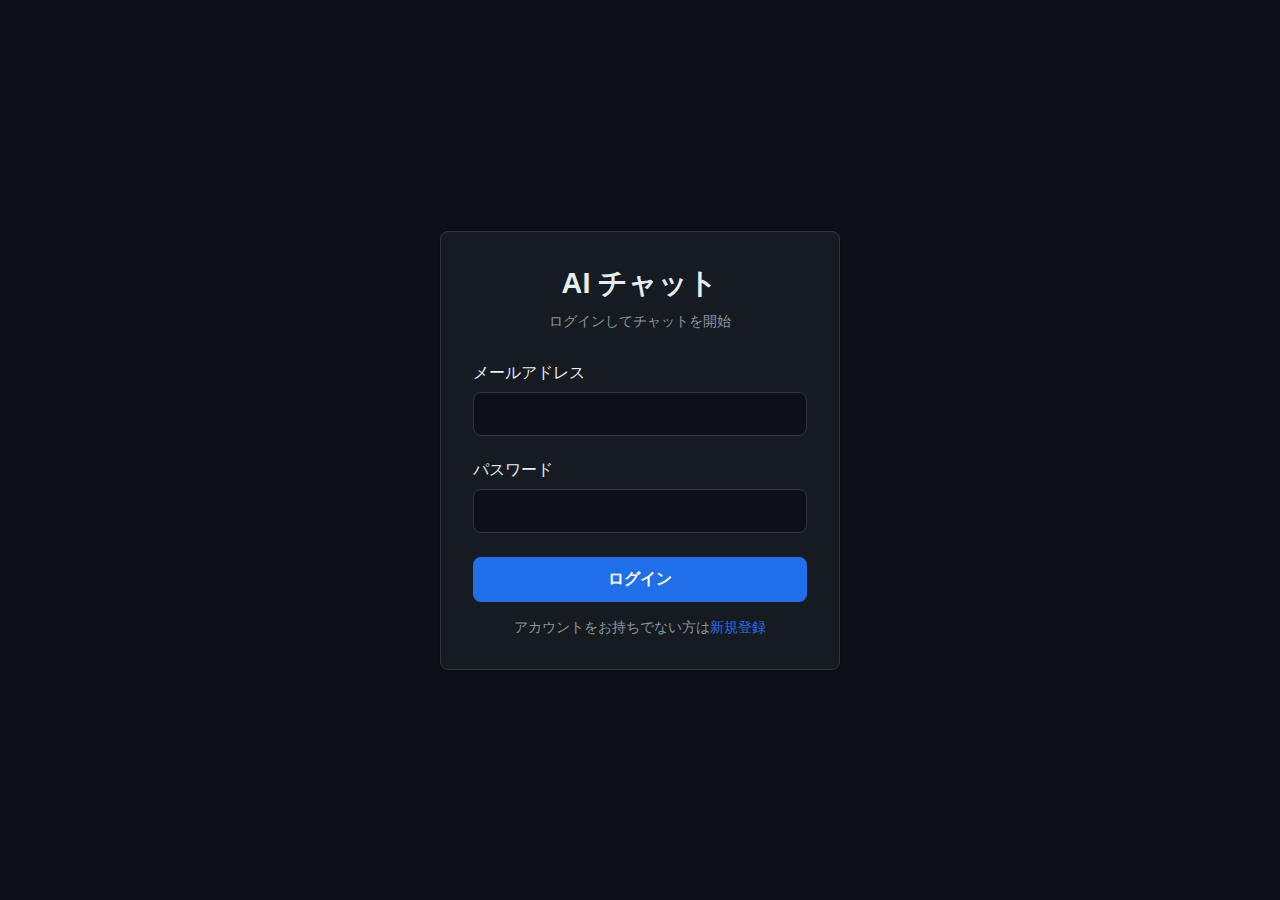
<file: login.html>
<!DOCTYPE html>
<html lang="ja">
<head>
  <meta charset="UTF-8">
  <meta name="viewport" content="width=device-width, initial-scale=1.0">
  <title>ログイン - AIチャット</title>
  <style>
    * {
      margin: 0;
      padding: 0;
      box-sizing: border-box;
    }

    body {
      font-family: -apple-system, BlinkMacSystemFont, 'Segoe UI', Roboto, sans-serif;
      background: #0d1117;
      min-height: 100vh;
      display: flex;
      align-items: center;
      justify-content: center;
      color: #e6edf3;
    }

    .login-container {
      background: #161b22;
      padding: 2rem;
      border-radius: 8px;
      box-shadow: 0 1px 3px rgba(0, 0, 0, 0.3);
      border: 1px solid #30363d;
      width: 100%;
      max-width: 400px;
      margin: 1rem;
    }

    .header {
      text-align: center;
      margin-bottom: 2rem;
    }

    .header h1 {
      color: #e6edf3;
      font-size: 1.8rem;
      font-weight: 600;
      margin-bottom: 0.5rem;
    }

    .header p {
      color: #8b949e;
      font-size: 0.9rem;
    }

    .form-group {
      margin-bottom: 1.5rem;
    }

    .form-group label {
      display: block;
      margin-bottom: 0.5rem;
      color: #e6edf3;
      font-weight: 500;
    }

    .form-group input {
      width: 100%;
      padding: 0.75rem 1rem;
      border: 1px solid #30363d;
      border-radius: 8px;
      font-size: 1rem;
      outline: none;
      transition: border-color 0.2s ease, box-shadow 0.2s ease;
      background: #0d1117;
      color: #e6edf3;
    }

    .form-group input:focus {
      border-color: #1f6feb;
      box-shadow: 0 0 0 2px rgba(31, 111, 235, 0.2);
    }

    .form-group input::placeholder {
      color: #8b949e;
    }

    .login-btn {
      width: 100%;
      padding: 0.75rem 1.5rem;
      background: #1f6feb;
      color: white;
      border: none;
      border-radius: 8px;
      font-size: 1rem;
      font-weight: 600;
      cursor: pointer;
      transition: all 0.2s ease;
      margin-bottom: 1rem;
    }

    .login-btn:hover {
      background: #388bfd;
      transform: translateY(-1px);
    }

    .login-btn:active {
      transform: translateY(0);
      background: #1f6feb;
    }

    .register-link {
      text-align: center;
      color: #8b949e;
      font-size: 0.9rem;
    }

    .register-link a {
      color: #1f6feb;
      text-decoration: none;
      font-weight: 500;
    }

    .register-link a:hover {
      text-decoration: underline;
      color: #388bfd;
    }

    .error-message {
      background: #0c2d6b;
      color: #e6edf3;
      padding: 0.75rem;
      border-radius: 8px;
      margin-bottom: 1rem;
      border: 1px solid #1f6feb;
      display: none;
    }

    .success-message {
      background: #0c2d6b;
      color: #e6edf3;
      padding: 0.75rem;
      border-radius: 8px;
      margin-bottom: 1rem;
      border: 1px solid #1f6feb;
      display: none;
    }

    @media (max-width: 768px) {
      .login-container {
        margin: 1rem;
        padding: 1.5rem;
      }
    }
  </style>
</head>
<body>
  <div class="login-container">
    <div class="header">
      <h1> AI チャット</h1>
      <p>ログインしてチャットを開始</p>
    </div>

    <div id="error-message" class="error-message"></div>
    <div id="success-message" class="success-message"></div>

    <form id="login-form">
      <div class="form-group">
        <label for="email">メールアドレス</label>
        <input type="email" id="email" name="email" required>
      </div>

      <div class="form-group">
        <label for="password">パスワード</label>
        <input type="password" id="password" name="password" required>
      </div>

      <button type="submit" class="login-btn">ログイン</button>
    </form>

    <div class="register-link">
      アカウントをお持ちでない方は<a href="register.html">新規登録</a>
    </div>
  </div>

  <script>
    document.getElementById('login-form').addEventListener('submit', async function(e) {
      e.preventDefault();
      
      const email = document.getElementById('email').value;
      const password = document.getElementById('password').value;
      
      try {
        const response = await fetch('login.php', {
          method: 'POST',
          headers: {
            'Content-Type': 'application/json',
          },
          body: JSON.stringify({ email, password })
        });
        
        const data = await response.json();
        
        if (data.success) {
          showMessage('success-message', 'ログインに成功しました！リダイレクト中...');
          localStorage.setItem('user_id', data.user_id);
          localStorage.setItem('user_name', data.user_name);
          localStorage.setItem('is_logged_in', 'true');
          
          setTimeout(() => {
            window.location.href = 'conversation.html';
          }, 1500);
        } else {
          showMessage('error-message', data.message || 'ログインに失敗しました。');
        }
      } catch (error) {
        showMessage('error-message', 'エラーが発生しました。もう一度お試しください。');
      }
    });

    function showMessage(elementId, message) {
      const element = document.getElementById(elementId);
      element.textContent = message;
      element.style.display = 'block';
      
      setTimeout(() => {
        element.style.display = 'none';
      }, 5000);
    }

    // ログイン済みの場合はチャットページにリダイレクト
    if (localStorage.getItem('is_logged_in') === 'true') {
      window.location.href = 'conversation.html';
    }
  </script>
</body>
</html>
</file>
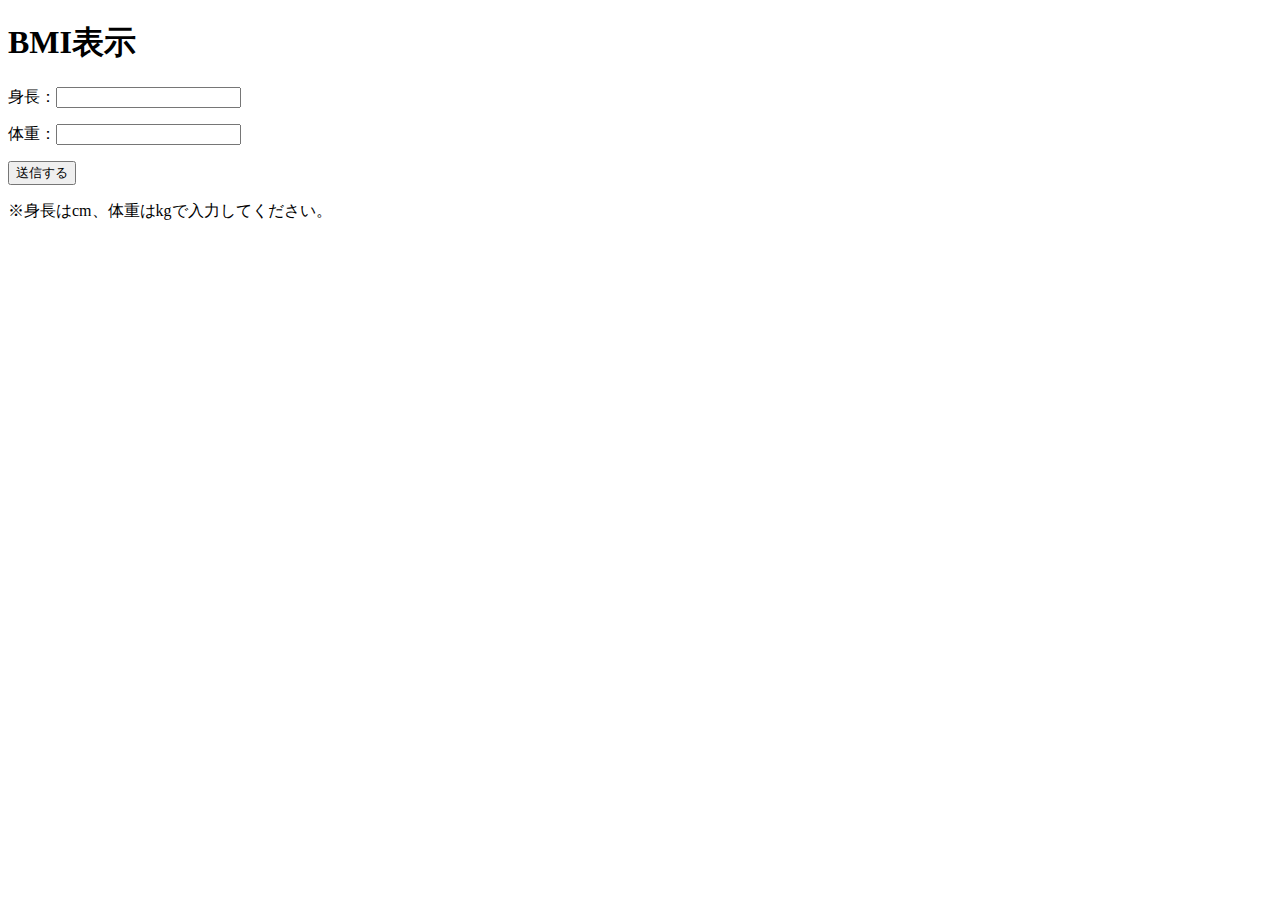
<file: ouyou2.html>
<!DOCTYPE html>
<html lang="ja">
    <head> 
        <meta charset="UTF-8">
        <title>BMI表示</title>
    </head>
    <body>
        <h1>BMI表示</h1>
        <form action="ouyou2.php" method="post">
            <p>身長：<input type="textt" name="height"></p>
            <p>体重：<input type="textt" name="weight"></p>
            <input type="submit" value="送信する"><br>
        </form>
        <p>※身長はcm、体重はkgで入力してください。</p>
    </body>
</html>
</file>
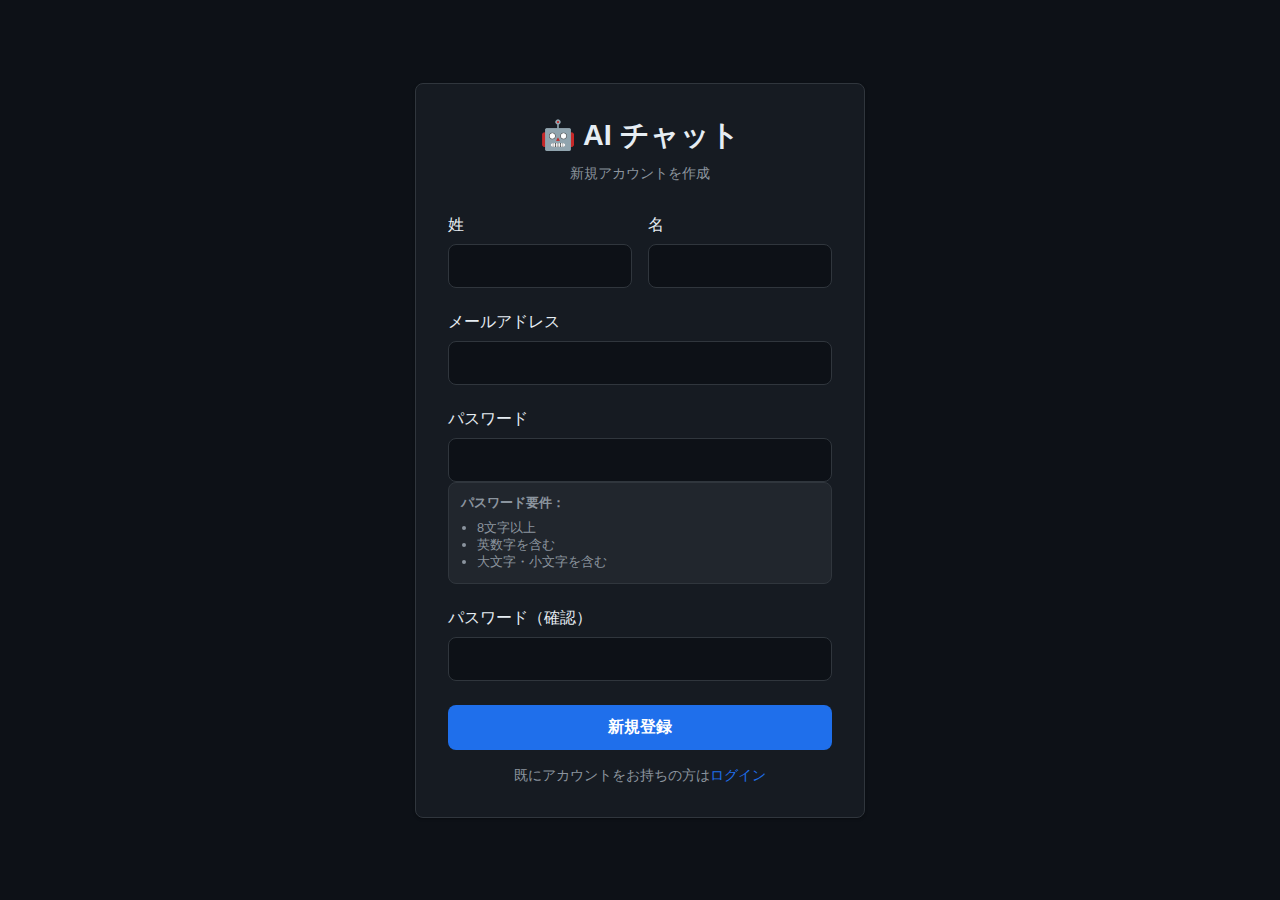
<file: register.html>
<!DOCTYPE html>
<html lang="ja">
<head>
  <meta charset="UTF-8">
  <meta name="viewport" content="width=device-width, initial-scale=1.0">
  <title>新規登録 - AIチャット</title>
  <style>
    * {
      margin: 0;
      padding: 0;
      box-sizing: border-box;
    }

    body {
      font-family: -apple-system, BlinkMacSystemFont, 'Segoe UI', Roboto, sans-serif;
      background: #0d1117;
      min-height: 100vh;
      display: flex;
      align-items: center;
      justify-content: center;
      color: #e6edf3;
    }

    .register-container {
      background: #161b22;
      padding: 2rem;
      border-radius: 8px;
      box-shadow: 0 1px 3px rgba(0, 0, 0, 0.3);
      border: 1px solid #30363d;
      width: 100%;
      max-width: 450px;
      margin: 1rem;
    }

    .header {
      text-align: center;
      margin-bottom: 2rem;
    }

    .header h1 {
      color: #e6edf3;
      font-size: 1.8rem;
      font-weight: 600;
      margin-bottom: 0.5rem;
    }

    .header p {
      color: #8b949e;
      font-size: 0.9rem;
    }

    .form-group {
      margin-bottom: 1.5rem;
    }

    .form-group label {
      display: block;
      margin-bottom: 0.5rem;
      color: #e6edf3;
      font-weight: 500;
    }

    .form-group input {
      width: 100%;
      padding: 0.75rem 1rem;
      border: 1px solid #30363d;
      border-radius: 8px;
      font-size: 1rem;
      outline: none;
      transition: border-color 0.2s ease, box-shadow 0.2s ease;
      background: #0d1117;
      color: #e6edf3;
    }

    .form-group input:focus {
      border-color: #1f6feb;
      box-shadow: 0 0 0 2px rgba(31, 111, 235, 0.2);
    }

    .form-group input::placeholder {
      color: #8b949e;
    }

    .form-row {
      display: flex;
      gap: 1rem;
    }

    .form-row .form-group {
      flex: 1;
    }

    .register-btn {
      width: 100%;
      padding: 0.75rem 1.5rem;
      background: #1f6feb;
      color: white;
      border: none;
      border-radius: 8px;
      font-size: 1rem;
      font-weight: 600;
      cursor: pointer;
      transition: all 0.2s ease;
      margin-bottom: 1rem;
    }

    .register-btn:hover {
      background: #388bfd;
      transform: translateY(-1px);
    }

    .register-btn:active {
      transform: translateY(0);
      background: #1f6feb;
    }

    .login-link {
      text-align: center;
      color: #8b949e;
      font-size: 0.9rem;
    }

    .login-link a {
      color: #1f6feb;
      text-decoration: none;
      font-weight: 500;
    }

    .login-link a:hover {
      text-decoration: underline;
      color: #388bfd;
    }

    .error-message {
      background: #0c2d6b;
      color: #e6edf3;
      padding: 0.75rem;
      border-radius: 8px;
      margin-bottom: 1rem;
      border: 1px solid #1f6feb;
      display: none;
    }

    .success-message {
      background: #0c2d6b;
      color: #e6edf3;
      padding: 0.75rem;
      border-radius: 8px;
      margin-bottom: 1rem;
      border: 1px solid #1f6feb;
      display: none;
    }

    .password-requirements {
      background: #21262d;
      padding: 0.75rem;
      border-radius: 8px;
      margin-bottom: 1rem;
      border: 1px solid #30363d;
      font-size: 0.8rem;
      color: #8b949e;
    }

    .password-requirements ul {
      margin: 0.5rem 0 0 1rem;
    }

    @media (max-width: 768px) {
      .register-container {
        margin: 1rem;
        padding: 1.5rem;
      }
      
      .form-row {
        flex-direction: column;
        gap: 0;
      }
    }
  </style>
</head>
<body>
  <div class="register-container">
    <div class="header">
      <h1>🤖 AI チャット</h1>
      <p>新規アカウントを作成</p>
    </div>

    <div id="error-message" class="error-message"></div>
    <div id="success-message" class="success-message"></div>

    <form id="register-form">
      <div class="form-row">
        <div class="form-group">
          <label for="first_name">姓</label>
          <input type="text" id="first_name" name="first_name" required>
        </div>
        <div class="form-group">
          <label for="last_name">名</label>
          <input type="text" id="last_name" name="last_name" required>
        </div>
      </div>

      <div class="form-group">
        <label for="email">メールアドレス</label>
        <input type="email" id="email" name="email" required>
      </div>

      <div class="form-group">
        <label for="password">パスワード</label>
        <input type="password" id="password" name="password" required>
        <div class="password-requirements">
          <strong>パスワード要件：</strong>
          <ul>
            <li>8文字以上</li>
            <li>英数字を含む</li>
            <li>大文字・小文字を含む</li>
          </ul>
        </div>
      </div>

      <div class="form-group">
        <label for="confirm_password">パスワード（確認）</label>
        <input type="password" id="confirm_password" name="confirm_password" required>
      </div>

      <button type="submit" class="register-btn">新規登録</button>
    </form>

    <div class="login-link">
      既にアカウントをお持ちの方は<a href="login.html">ログイン</a>
    </div>
  </div>

  <script>
    document.getElementById('register-form').addEventListener('submit', async function(e) {
      e.preventDefault();
      
      const firstName = document.getElementById('first_name').value;
      const lastName = document.getElementById('last_name').value;
      const email = document.getElementById('email').value;
      const password = document.getElementById('password').value;
      const confirmPassword = document.getElementById('confirm_password').value;
      
      // パスワード確認
      if (password !== confirmPassword) {
        showMessage('error-message', 'パスワードが一致しません。');
        return;
      }
      
      // パスワード強度チェック
      if (password.length < 8) {
        showMessage('error-message', 'パスワードは8文字以上で入力してください。');
        return;
      }
      
      if (!/(?=.*[a-z])(?=.*[A-Z])(?=.*\d)/.test(password)) {
        showMessage('error-message', 'パスワードは英数字と大文字・小文字を含む必要があります。');
        return;
      }
      
      try {
        const response = await fetch('register.php', {
          method: 'POST',
          headers: {
            'Content-Type': 'application/json',
          },
          body: JSON.stringify({ 
            first_name: firstName, 
            last_name: lastName, 
            email, 
            password 
          })
        });
        
        const data = await response.json();
        
        if (data.success) {
          showMessage('success-message', '登録に成功しました！ログインページにリダイレクト中...');
          setTimeout(() => {
            window.location.href = 'login.html';
          }, 2000);
        } else {
          showMessage('error-message', data.message || '登録に失敗しました。');
        }
      } catch (error) {
        showMessage('error-message', 'エラーが発生しました。もう一度お試しください。');
      }
    });

    function showMessage(elementId, message) {
      const element = document.getElementById(elementId);
      element.textContent = message;
      element.style.display = 'block';
      
      setTimeout(() => {
        element.style.display = 'none';
      }, 5000);
    }

    // ログイン済みの場合はチャットページにリダイレクト
    if (localStorage.getItem('is_logged_in') === 'true') {
      window.location.href = 'conversation.html';
    }
  </script>
</body>
</html>
</file>
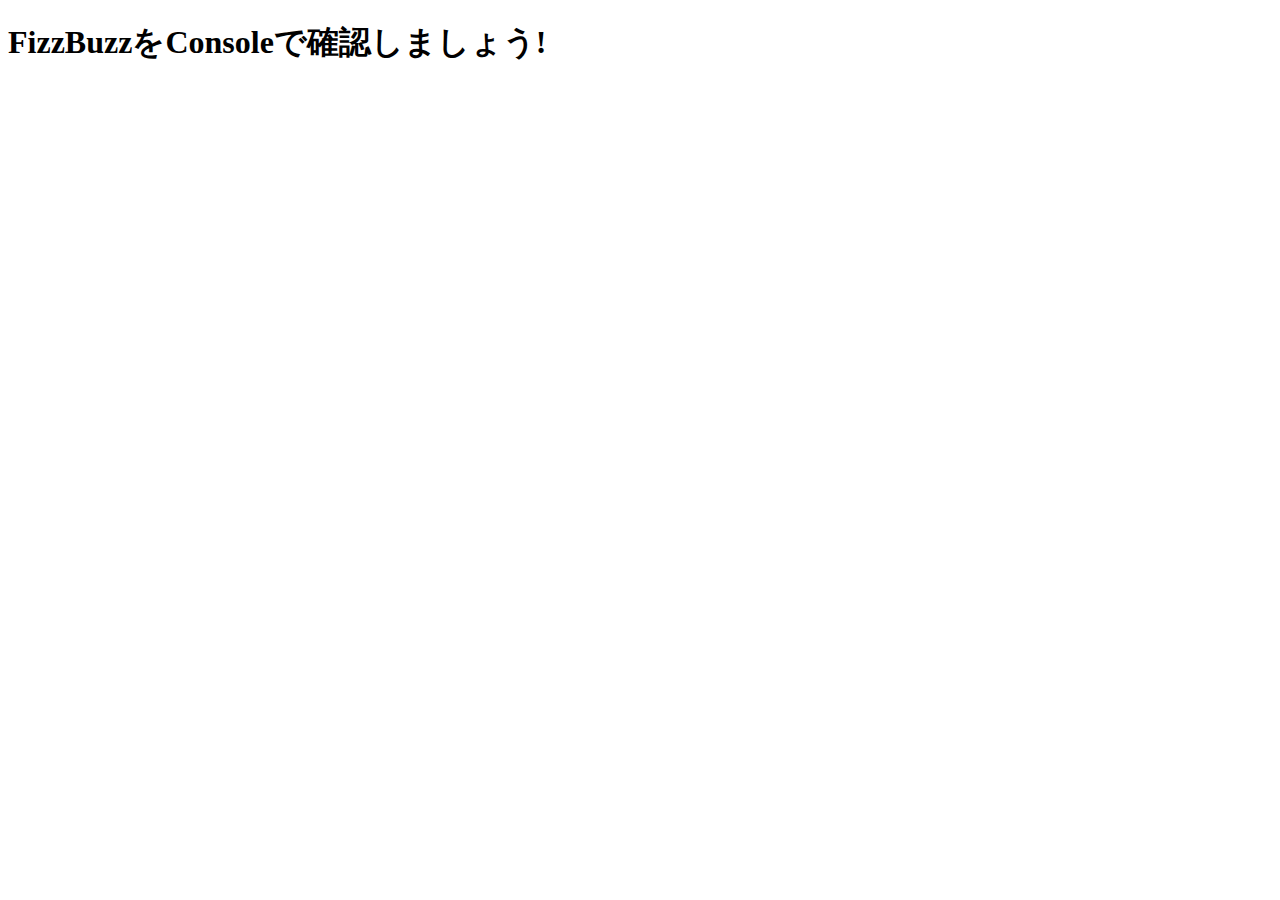
<file: sample17/sample17.html>
<!DOCTYPE html>
<html lang="ja">
<head>
    <meta charset="UTF-8">
    <meta name="viewport" content="width=device-width, initial-scale=1.0">
    <title>FizzBuzz Sample</title>
    <h1>FizzBuzzをConsoleで確認しましょう!</h1>
    <script src="sample17.js" defer></script>
</head>
</file>
